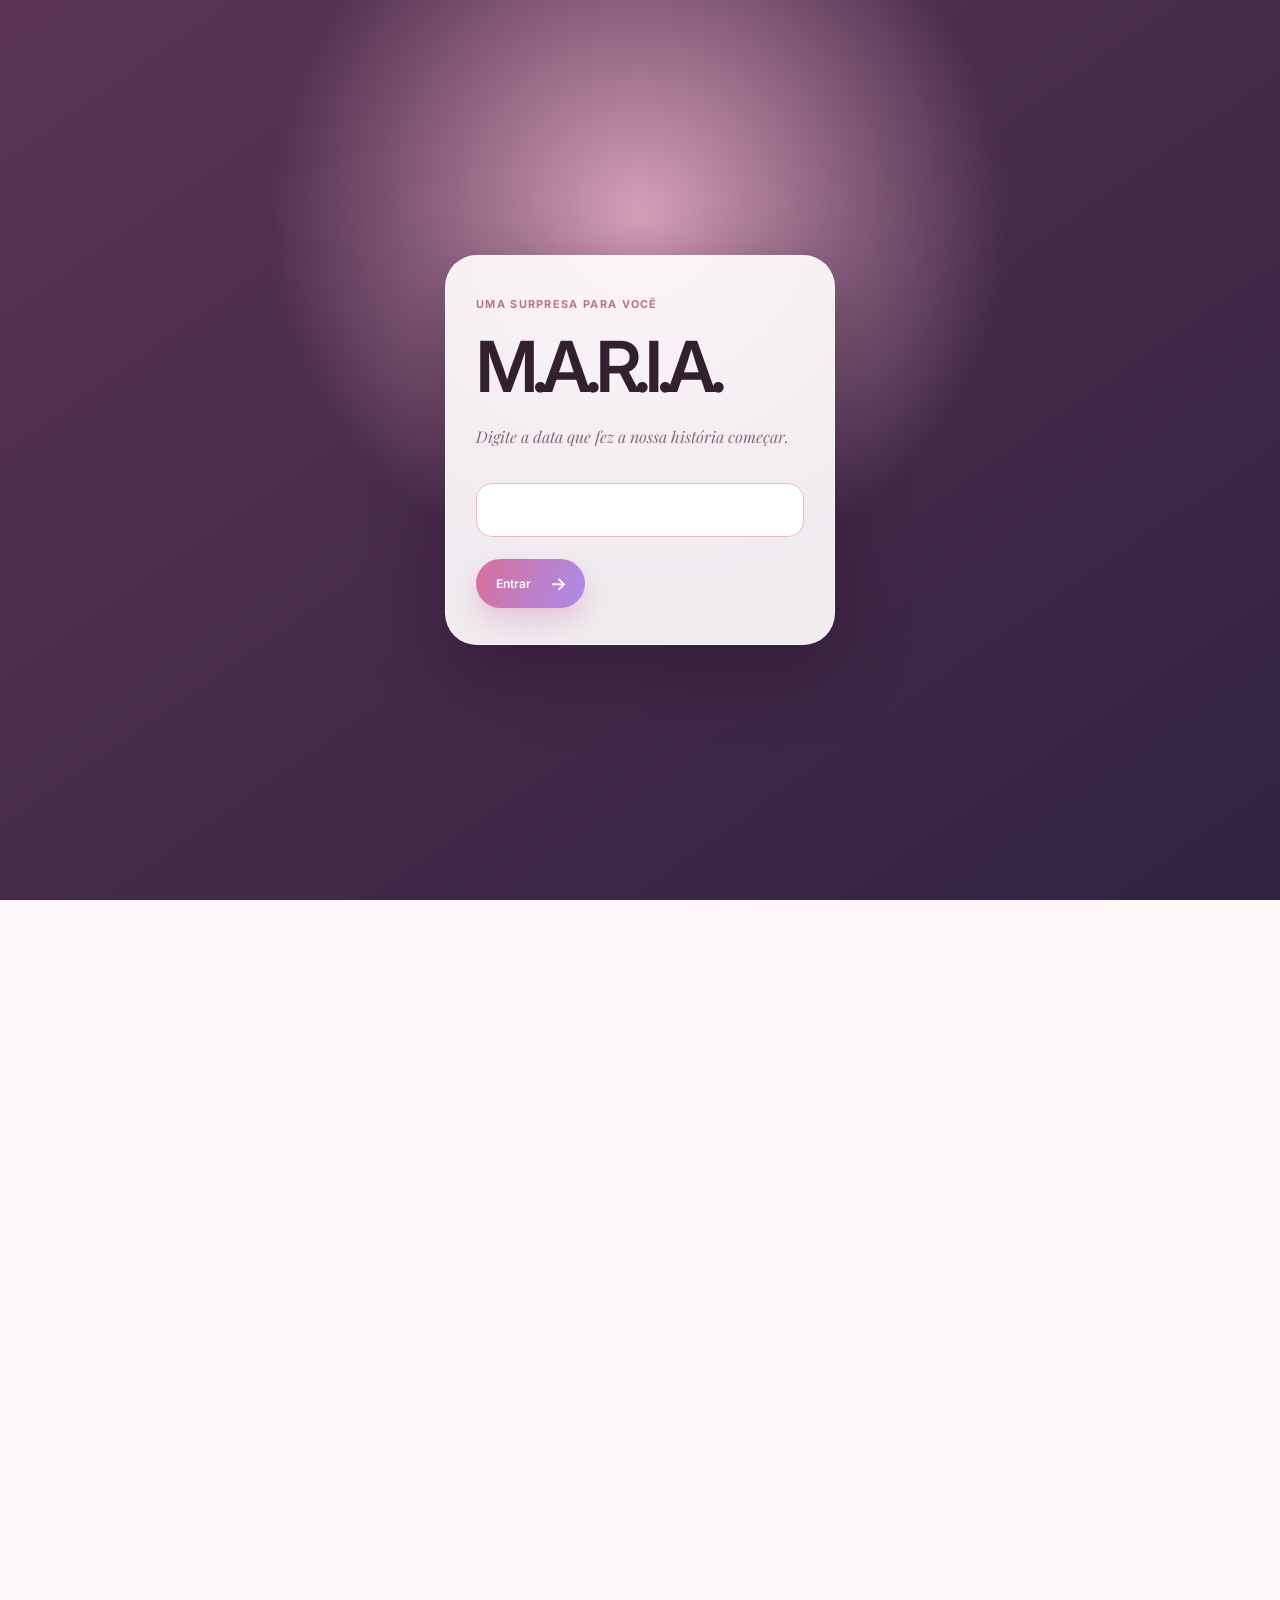
<file: index.html>
<!doctype html>
<html lang="pt-BR">
  <head>
    <meta charset="UTF-8" />
    <meta name="viewport" content="width=device-width, initial-scale=1.0" />
    <meta name="theme-color" content="#ffffff" />
    <title>M.A.R.I.A.</title>
    <link rel="preconnect" href="https://fonts.googleapis.com" />
    <link rel="preconnect" href="https://fonts.gstatic.com" crossorigin />
    <link href="https://fonts.googleapis.com/css2?family=Inter:wght@400;500;600;700&family=Playfair+Display:ital,wght@0,500;0,600;1,500&display=swap" rel="stylesheet" />
    <link rel="stylesheet" href="css/style.css" />
    <link rel="stylesheet" href="css/components.css" />
    <link rel="stylesheet" href="css/animations.css?v=transparent-28" />
  </head>
  <body>
    <div class="petals" aria-hidden="true"><i></i><i></i><i></i><i></i><i></i><i></i></div>

    <section class="boot-screen" id="boot-screen" aria-label="Carregando M.A.R.I.A.">
      <div class="boot-content">
        <span class="eyebrow">feito com carinho, para você</span>
        <h1>M.A.R.I.A.</h1>
        <p>Porque desde que você chegou, tudo ficou mais bonito.</p>
        <div class="boot-loader"><span></span></div>
      </div>
    </section>

    <main class="app is-hidden" id="app" inert>
      <header class="topbar">
        <a class="brand" href="#home" aria-label="Início M.A.R.I.A.">M.A.R.I.A.</a>
        <div class="progress-wrap">
          <div class="progress-copy"><span>Nossa história</span><span id="progress-label">1 de 7</span></div>
          <div class="progress-track" aria-label="Progresso"><span id="progress-bar"></span></div>
        </div>
      </header>

      <section id="home" class="view active-view" aria-labelledby="welcome-title">
        <div class="hero">
          <span class="eyebrow">celebrando 4 meses de nós</span>
          <h2 id="welcome-title">Meu lugar favorito<br /><em>é perto de você.</em></h2>
          <p>Entre risadas, calls, jogos e conversas sem hora para acabar, você foi virando uma das partes mais bonitas dos meus dias.</p>
          <div class="hero-note" aria-label="Uma história feita de sete lembranças"><span>uma história feita de</span><strong>07 lembranças</strong><i aria-hidden="true">♥</i></div>
          <button class="soft-button" id="continue-button" type="button">Começar por nós <span>→</span></button>
          <div class="hero-collage" aria-label="Ilustração de vocês dois apaixonados"><img src="assets/illustrations/couple-bouquet-sticker-personal.png" alt="Ilustração de vocês dois: você entrega flores para ela" /></div>
        </div>
        <section class="story-invitation" aria-label="Como essa história funciona"><span class="eyebrow">4 meses, uma lembrança de cada vez</span><p>Eu organizei tudo na ordem em que nós fomos acontecendo. Sem pressa, sem pular cena.</p><span aria-hidden="true">↓</span></section>
        <section class="love-section" aria-labelledby="love-title" hidden>
          <div class="love-heading"><span class="eyebrow">tem coisa que eu precisava te dizer</span><h3 id="love-title">Você deixa tudo<br /><em>mais leve.</em></h3></div>
          <div class="love-notes">
            <article><span>01</span><p>Eu amo como uma conversa aleatória com você sempre vira a melhor parte do dia.</p></article>
            <article><span>02</span><p>Eu amo a sua risada, as suas reações e esse seu jeito de deixar qualquer coisa mais divertida.</p></article>
            <article><span>03</span><p>Eu amo que, mesmo de longe, você consegue fazer eu me sentir perto.</p></article>
            <article><span>04</span><p>E amo que, em cada dia, eu continuo encontrando novos motivos para escolher você.</p></article>
          </div>
          <div class="love-promise"><span>uma promessa simples</span><p>Quero continuar ficando: nas calls, nos silêncios, nas zoeiras e em tudo de bonito que ainda pode ser nosso.</p></div>
        </section>
        <section class="moment-selector" aria-labelledby="moment-title" hidden>
          <div><span class="eyebrow">escolhe um momento</span><h3 id="moment-title">O que você precisa<br /><em>agora?</em></h3></div>
          <div class="moment-options">
            <button type="button" data-moment="care">Um carinho</button>
            <button type="button" data-moment="smile">Um sorriso</button>
            <button type="button" data-moment="remember">Lembrar de nós</button>
          </div>
          <p class="moment-answer" id="moment-answer" aria-live="polite">Escolhe uma das opções. Eu deixei uma coisinha em cada uma.</p>
        </section>
        <section class="real-timeline" aria-labelledby="timeline-title" hidden>
          <div class="section-heading"><span id="timeline-title">Como você entrou nos meus dias</span><small>sem seguir roteiro</small></div>
          <ol>
            <li><span>01.05 · 03:32</span><p>Uma partida aleatória de Valorant que parecia só mais uma madrugada.</p></li>
            <li><span>depois disso</span><p>Um convite para jogar, outro depois, e as conversas que foram ficando.</p></li>
            <li><span>em alguma call</span><p>O “mô”, as noites juntos e a sensação de que isso já era mais que um jogo.</p></li>
            <li><span>agora</span><p>Você em pensamentos no meio do trabalho e vontade de chegar logo a hora de ficar perto.</p></li>
          </ol>
        </section>
        <section class="reasons-section" aria-labelledby="reasons-title" hidden>
          <div class="section-heading"><span id="reasons-title">Pequenos motivos para amar você</span><small>toque em cada um</small></div>
          <div class="reasons-wall">
            <button type="button" class="reason-note" data-reason="Sua risada faz qualquer momento ficar melhor.">sua risada</button>
            <button type="button" class="reason-note" data-reason="Seu jeito de falar de mil assuntos deixa tudo mais divertido.">suas conversas</button>
            <button type="button" class="reason-note" data-reason="Você tem um jeito bonito de ser intensa e verdadeira.">sua intensidade</button>
            <button type="button" class="reason-note" data-reason="Você é você, e isso já é mais do que suficiente.">sua autenticidade</button>
            <button type="button" class="reason-note" data-reason="Mesmo de longe, você consegue fazer eu me sentir acompanhado.">sua presença</button>
            <button type="button" class="reason-note" data-reason="Cada reação sua vira uma lembrança que eu quero guardar.">seu jeitinho</button>
          </div>
          <p class="reason-reveal" id="reason-reveal" aria-live="polite">Começa por qualquer um.</p>
        </section>
        <section class="manual-section" aria-labelledby="manual-title" hidden>
          <div class="manual-cover"><span class="eyebrow">edição única</span><h3 id="manual-title">Manual de como<br /><em>amar a Maria.</em></h3><small>não existem regras exatas, mas existem pistas.</small></div>
          <div class="manual-pages">
            <article><span>01</span><h4>Escute tudo.</h4><p>Até os assuntos mais aleatórios ficam bons quando vêm de você.</p></article>
            <article><span>02</span><h4>Fique por perto.</h4><p>Em dias leves ou pesados, companhia também é uma forma de carinho.</p></article>
            <article><span>03</span><h4>Não esqueça o kit.</h4><p>Ursinhos, gatos, cachorros, Senhor dos Anéis e um doce depois.</p></article>
            <article><span>04</span><h4>Ria junto.</h4><p>Porque uma call, um jogo e a sua risada já podem salvar um dia inteiro.</p></article>
          </div>
        </section>
        <section class="future-section" aria-labelledby="future-title" hidden>
          <span class="eyebrow">ainda tem muito para nós</span><h3 id="future-title">Coisas que eu quero<br /><em>viver com você.</em></h3>
          <ul>
            <li><span>✦</span>Mais noites em call sem perceber a hora passar.</li>
            <li><span>✦</span>Mais jogos, zoeiras e histórias que só fazem sentido para nós.</li>
            <li><span>✦</span>Mais conversas sinceras e espaço para conhecer você todos os dias.</li>
            <li><span>✦</span>Mais motivos para escolher ficar perto.</li>
          </ul>
        </section>
        <section class="letters-section" aria-labelledby="letters-title" hidden>
          <div class="section-heading"><span id="letters-title">Cartinhas para você</span><small>toque para abrir</small></div>
          <div class="sealed-letters animated-letters">
            <article><button type="button" class="sealed-letter" data-letter="Você é muito maior do que qualquer dúvida que aparecer. Seu jeito é raro, bonito e merece ser amado exatamente como é."><span class="letter-flap">♡</span><span class="letter-label">Quando você duvidar de si</span><i aria-hidden="true">para maria</i></button></article>
            <article><button type="button" class="sealed-letter" data-letter="Mesmo quando não estamos no mesmo lugar, tem um pedaço meu contando as horas para te encontrar de novo em alguma call."><span class="letter-flap">✦</span><span class="letter-label">Quando der saudade</span><i aria-hidden="true">com carinho</i></button></article>
            <article><button type="button" class="sealed-letter" data-letter="Tudo começou por acaso às 03:32. E eu ainda acho bonito demais pensar que você foi a pessoa que caiu naquela mesma partida."><span class="letter-flap">01.05</span><span class="letter-label">Quando quiser lembrar de nós</span><i aria-hidden="true">nossa história</i></button></article>
          </div>
          <p class="letter-reveal" id="letter-reveal" aria-live="polite">Escolha uma carta para abrir.</p>
        </section>
        <section class="love-garden" aria-labelledby="garden-title" hidden>
          <div class="garden-copy"><span class="eyebrow">um jardim só nosso</span><h3 id="garden-title">Cultive um<br /><em>carinho.</em></h3><p>Escolhe uma flor. Em cada uma eu escondi uma coisa que queria te dizer.</p></div>
          <div class="garden-bed" role="group" aria-label="Flores com mensagens">
            <button type="button" class="garden-flower flower-pink" data-garden="Você deixa os meus dias mais coloridos sem nem perceber."><span>✿</span><small>leveza</small></button>
            <button type="button" class="garden-flower flower-yellow" data-garden="O seu jeitinho é uma das coisas mais lindas que eu já tive a sorte de conhecer."><span>✿</span><small>jeitinho</small></button>
            <button type="button" class="garden-flower flower-lilac" data-garden="Eu gosto de nós até nas pequenas coisas: nas piadas, nas calls e nos silêncios."><span>✿</span><small>nós</small></button>
            <button type="button" class="garden-flower flower-red" data-garden="Se eu pudesse escolher uma flor para guardar, ela teria o seu nome."><span>♥</span><small>maria</small></button>
          </div>
          <p class="garden-reveal" id="garden-reveal" aria-live="polite">Uma flor está esperando você.</p>
        </section>
        <section class="heart-game" aria-labelledby="heart-game-title" hidden>
          <div class="heart-game-intro"><span class="eyebrow">missão: pegar carinho</span><h3 id="heart-game-title">Colecione<br /><em>nossos corações.</em></h3><p>Clique nos corações antes que eles sumam. Dez deles guardam uma surpresa.</p><button class="game-start" id="heart-game-start" type="button">Começar o jogo <span>♡</span></button></div>
          <div class="heart-playground" id="heart-playground" aria-label="Área do jogo" aria-live="polite">
            <span class="game-placeholder">pronta para brincar?</span>
            <span class="heart-score" id="heart-score">0 / 10</span>
          </div>
          <p class="heart-game-message" id="heart-game-message" aria-live="polite">Cada coração é só uma desculpa para te mandar mais carinho.</p>
        </section>
        <section class="midnight-sky" aria-labelledby="sky-title" hidden>
          <div class="sky-copy"><span class="eyebrow">para as nossas madrugadas</span><h3 id="sky-title">Um céu inteiro<br /><em>para você.</em></h3><p>Tem estrela que parece só um ponto de luz. Até você tocar nela.</p></div>
          <div class="constellation" role="group" aria-label="Estrelas com mensagens">
            <button type="button" class="sky-star star-one" data-star="Eu ainda acho muito bonito que tudo tenha começado em uma madrugada qualquer."><span>✦</span><i aria-hidden="true"></i></button>
            <button type="button" class="sky-star star-two" data-star="Se eu pudesse escolher uma companhia para todas as minhas noites, seria você."><span>✦</span><i aria-hidden="true"></i></button>
            <button type="button" class="sky-star star-three" data-star="Mesmo longe, você sempre encontra um jeito de ficar perto de mim."><span>✦</span><i aria-hidden="true"></i></button>
            <button type="button" class="sky-star star-four" data-star="Eu gosto de pensar que existem histórias que começam devagar e acabam virando casa."><span>✦</span><i aria-hidden="true"></i></button>
            <button type="button" class="sky-star star-five" data-star="Em todas as versões do meu futuro, eu espero encontrar você sorrindo nele."><span>✦</span><i aria-hidden="true"></i></button>
            <button type="button" class="sky-star star-six" data-star="Você é uma das razões pelas quais eu voltei a acreditar em coisas bonitas acontecendo por acaso."><span>✦</span><i aria-hidden="true"></i></button>
          </div>
          <p class="sky-reveal" id="sky-reveal" aria-live="polite">Escolhe uma estrela e faz um pedido.</p>
        </section>
        <section class="chapter-list" aria-label="Capítulos" hidden>
          <div class="section-heading"><span>Nossas lembranças</span><small>sete pedacinhos de nós</small></div>
          <div id="chapters" class="chapters"></div>
        </section>

        <section class="quality-section" aria-label="Mini-game das qualidades" hidden>
          <div id="quality-game"></div>
        </section>
      </section>

      <section id="chapter-view" class="view" aria-live="polite"></section>
    </main>

    <section class="access-screen" id="access-screen" aria-labelledby="access-title">
      <form class="access-card" id="access-form">
        <span class="eyebrow">uma surpresa para você</span>
        <h2 id="access-title">M.A.R.I.A.</h2>
        <p>Digite a data que fez a nossa história começar.</p>
        <label class="sr-only" for="access-code">Senha de acesso</label>
        <input id="access-code" name="access-code" type="password" inputmode="numeric" pattern="[0-9]*" autocomplete="off" maxlength="4" placeholder="••••" required />
        <button class="soft-button" type="submit">Entrar <span>→</span></button>
        <p class="access-error" id="access-error" role="alert" hidden>Essa não é a data certa. Tenta mais uma vez.</p>
      </form>
    </section>

    <div class="modal-backdrop" id="modal-backdrop" aria-hidden="true">
      <div class="modal" role="dialog" aria-modal="true" aria-labelledby="modal-title" tabindex="-1">
        <button class="close-button" id="modal-close" type="button" aria-label="Fechar">×</button>
        <div id="modal-content"></div>
      </div>
    </div>
    <div id="toast" class="toast" role="status" aria-live="polite"></div>
    <script type="module" src="js/app.js?v=transparent-28"></script>
  </body>
</html>
</file>
<file: css/style.css>
:root { --pink:#f6b7c8; --blush:#fdecf2; --ink:#1d1d1f; --muted:#86868b; --line:rgba(29,29,31,.09); --gold:#e9c46a; --white:#fff; --serif:"Playfair Display", Georgia, serif; --sans:Inter,-apple-system,BlinkMacSystemFont,"SF Pro Display",sans-serif; }
* { box-sizing:border-box; } html { scroll-behavior:smooth; } body { margin:0; color:var(--ink); background:linear-gradient(145deg,#fff 0%,#fff8fa 49%,#fff 100%); font-family:var(--sans); min-height:100vh; } body.modal-open { overflow:hidden; } button { font:inherit; } button,a { -webkit-tap-highlight-color:transparent; } .is-hidden { opacity:0; pointer-events:none; } .sr-only { height:1px; margin:-1px; overflow:hidden; padding:0; position:absolute; width:1px; clip:rect(0,0,0,0); white-space:nowrap; }
.boot-screen { background:#fff; display:grid; inset:0; place-items:center; position:fixed; z-index:10; } .boot-content { padding:32px; text-align:center; width:min(430px,100%); } .boot-content h1 { font-size:clamp(3rem,12vw,5.5rem); font-weight:600; letter-spacing:-.09em; margin:12px 0 18px; } .boot-content p { color:var(--muted); font-family:var(--serif); font-size:1.05rem; font-style:italic; } .boot-loader { background:var(--blush); border-radius:99px; height:4px; margin:48px auto 0; overflow:hidden; width:132px; } .boot-loader span { animation:load 2.7s cubic-bezier(.4,0,.2,1) forwards; background:var(--pink); display:block; height:100%; transform-origin:left; }
.app { margin:0 auto; max-width:760px; min-height:100vh; padding:0 24px 90px; transition:opacity .6s ease; } .topbar { align-items:center; backdrop-filter:blur(18px); background:rgba(255,255,255,.72); display:flex; gap:25px; left:0; padding:20px max(24px,calc((100vw - 712px)/2)); position:sticky; right:0; top:0; z-index:3; } .brand { color:var(--ink); font-size:.85rem; font-weight:700; letter-spacing:-.06em; text-decoration:none; } .progress-wrap { flex:1; } .progress-copy { color:var(--muted); display:flex; font-size:.66rem; font-weight:600; justify-content:space-between; letter-spacing:.01em; margin-bottom:7px; } .progress-track { background:#f5f5f7; border-radius:99px; height:4px; overflow:hidden; } .progress-track span { background:linear-gradient(90deg,var(--pink),#eaa3ba); border-radius:inherit; display:block; height:100%; transition:width .65s cubic-bezier(.2,.8,.2,1); width:14%; }
.access-screen { align-items:center; background:rgba(255,255,255,.92); backdrop-filter:blur(14px); display:flex; inset:0; justify-content:center; padding:24px; position:fixed; transition:opacity .35s ease,visibility .35s ease; z-index:11; } .access-screen.is-hidden { visibility:hidden; } .access-card { background:rgba(255,255,255,.88); border:1px solid rgba(246,183,200,.5); border-radius:28px; box-shadow:0 20px 60px rgba(187,123,142,.14); max-width:390px; padding:36px 30px; width:100%; } .access-card h2 { font-size:clamp(2.6rem,12vw,4.2rem); font-weight:600; letter-spacing:-.09em; margin:12px 0 16px; } .access-card p { color:var(--muted); font-family:var(--serif); font-size:1rem; font-style:italic; line-height:1.55; } .access-card input { background:#fff; border:1px solid #efd8df; border-radius:14px; font:600 1.2rem var(--sans); letter-spacing:.4em; margin:18px 0 4px; outline:none; padding:14px 16px; text-align:center; width:100%; } .access-card input:focus { border-color:#d98ba5; box-shadow:0 0 0 4px rgba(246,183,200,.3); } .access-card .soft-button { margin-top:18px; } .access-error { color:#ad4e6d!important; font-family:var(--sans)!important; font-size:.78rem!important; font-style:normal!important; margin:14px 0 0!important; }
.view { display:none; } .view.active-view { animation:view-in .5s ease both; display:block; } .hero { padding:76px 5px 66px; } .eyebrow { color:#bd8193; font-size:.68rem; font-weight:700; letter-spacing:.12em; text-transform:uppercase; } .hero h2 { font-size:clamp(3.25rem,12vw,5.4rem); font-weight:600; letter-spacing:-.075em; line-height:.93; margin:15px 0 25px; } em { color:#c77f97; font-family:var(--serif); font-weight:500; } .hero p { color:var(--muted); font-size:.95rem; line-height:1.65; max-width:260px; } .soft-button { align-items:center; background:var(--ink); border:0; border-radius:99px; color:#fff; cursor:pointer; display:flex; font-size:.82rem; font-weight:600; gap:19px; margin-top:30px; padding:14px 18px 14px 20px; transition:transform .25s,box-shadow .25s; } .soft-button span { font-size:1.12rem; } .soft-button:active { transform:scale(.96); }
.section-heading { align-items:center; display:flex; font-size:.78rem; font-weight:700; justify-content:space-between; letter-spacing:.01em; margin-bottom:15px; } .section-heading small { color:var(--muted); font-size:.65rem; font-weight:500; } .chapters { display:grid; gap:10px; }
.chapter-page { padding-top:42px; } .back-button { background:none; border:0; color:var(--muted); cursor:pointer; font-size:.78rem; margin:0 0 35px -5px; padding:5px; } .chapter-number { color:#c98b9e; font-size:.75rem; font-weight:700; letter-spacing:.1em; } .chapter-title { font-size:clamp(2.5rem,10vw,4.4rem); letter-spacing:-.07em; line-height:.95; margin:12px 0 16px; } .chapter-intro { color:var(--muted); font-size:.96rem; line-height:1.7; max-width:490px; } .content-area { margin-top:43px; } .complete-row { display:flex; justify-content:center; margin:45px 0 15px; }
.memory-card { background:rgba(255,255,255,.69); border:1px solid rgba(255,255,255,.8); border-radius:24px; box-shadow:0 10px 35px rgba(187,123,142,.07); margin-bottom:13px; overflow:hidden; padding:23px; } .memory-card h4 { font-size:1rem; letter-spacing:-.035em; margin:0 0 9px; } .memory-card p { color:var(--muted); font-size:.84rem; line-height:1.65; margin:0; } .memory-date { color:#c7879b; display:block; font-size:.65rem; font-weight:700; letter-spacing:.08em; margin-bottom:12px; text-transform:uppercase; } .quote { border-left:2px solid var(--pink); color:#5d4a50!important; font-family:var(--serif); font-size:1.15rem!important; font-style:italic; padding-left:17px; }
.timeline { border-left:1px solid #efd8df; margin:10px 0 0 8px; padding-left:25px; } .timeline .memory-card { position:relative; } .timeline .memory-card::before { background:var(--pink); border:4px solid #fff; border-radius:50%; content:""; height:8px; left:-31px; position:absolute; top:27px; width:8px; }
.gallery { display:grid; gap:15px; grid-template-columns:repeat(2,1fr); } .polaroid { background:#fff; border:0; box-shadow:0 8px 24px rgba(32,21,24,.1); color:var(--ink); cursor:pointer; padding:9px 9px 14px; text-align:left; transform:rotate(var(--tilt)); transition:transform .3s,box-shadow .3s; } .polaroid:hover { box-shadow:0 15px 30px rgba(32,21,24,.16); transform:rotate(0) translateY(-4px); } .photo-art { align-items:center; background:var(--tone); display:flex; height:135px; justify-content:center; overflow:hidden; } .photo-art span { color:rgba(255,255,255,.7); font-family:var(--serif); font-size:2.5rem; font-style:italic; } .polaroid small { display:block; font-family:var(--serif); font-style:italic; margin:10px 3px 0; }
.letter { background:linear-gradient(145deg,#fff,#fff8f9); border-radius:28px; box-shadow:0 20px 50px rgba(199,127,151,.1); color:#57474c; font-family:var(--serif); font-size:1.08rem; line-height:2; margin-top:25px; padding:32px; } .letter p { margin:0 0 20px; } .final-line { color:#bd7189; font-style:italic; }
@media (min-width:640px) { .app { padding-left:45px; padding-right:45px; } .gallery { grid-template-columns:repeat(3,1fr); } .photo-art { height:150px; } }
</file>
<file: css/components.css>
.chapter-card { align-items:center; background:rgba(255,255,255,.58); border:1px solid var(--line); border-radius:20px; cursor:pointer; display:flex; gap:16px; min-height:82px; padding:13px 16px; text-align:left; transition:background .25s,transform .25s,box-shadow .25s; width:100%; } .chapter-card:not(.locked):hover { background:#fff; box-shadow:0 12px 25px rgba(206,141,161,.1); transform:translateY(-2px); } .chapter-card.active { background:rgba(255,255,255,.92); border-color:rgba(201,139,158,.42); box-shadow:0 10px 24px rgba(206,141,161,.16); } .chapter-card.active .card-state { background:#f9e5ec; color:#a95c74; } .chapter-card.locked { cursor:not-allowed; opacity:.57; } .chapter-card:focus-visible,.soft-button:focus-visible,.complete-button:focus-visible,.music-play-button:focus-visible,.close-button:focus-visible,.back-button:focus-visible { outline:3px solid rgba(201,139,158,.65); outline-offset:3px; } .card-no { color:#c98b9e; font-size:.68rem; font-weight:700; letter-spacing:.06em; width:22px; } .card-body { flex:1; } .card-body strong { display:block; font-size:.88rem; letter-spacing:-.025em; margin-bottom:4px; } .card-body small { color:var(--muted); font-size:.68rem; } .card-state { align-items:center; background:var(--blush); border-radius:50%; color:#bd7890; display:flex; font-size:.85rem; height:30px; justify-content:center; width:30px; } .chapter-card.done .card-state { background:#f9e5ec; } .chapter-card.done { background:rgba(253,236,242,.4); }
.media-section { margin-bottom:34px; } .memory-gallery { display:grid; gap:10px; grid-template-columns:1fr 1fr; } .memory-photo { background:#fff; border:0; border-radius:18px; cursor:pointer; min-height:185px; overflow:hidden; padding:0; } .memory-photo img { display:block; height:100%; object-fit:cover; transition:transform .45s ease; width:100%; } .memory-photo:hover img { transform:scale(1.04); } .photo-large { grid-row:span 2; min-height:380px; } .photo-wide { grid-column:span 2; min-height:215px; } .media-heading { margin-top:30px; } .video-gallery { display:grid; gap:10px; grid-template-columns:1fr 1fr; } .memory-video { background:#151218; border-radius:18px; min-height:180px; overflow:hidden; } .memory-video video { display:block; height:100%; object-fit:cover; width:100%; }
.complete-button { background:var(--blush); border:1px solid #f7d8e2; border-radius:99px; color:#9d6176; cursor:pointer; font-size:.78rem; font-weight:700; padding:14px 21px; transition:all .25s; } .complete-button:hover { background:var(--pink); color:#fff; } .complete-button:active { transform:scale(.96); } .complete-button.completed { cursor:default; opacity:.75; }
.audio-player { align-items:center; background:#fff8fa; border-radius:18px; display:flex; gap:12px; margin-top:13px; padding:13px; } .play-button { background:#eaa3ba; border:0; border-radius:50%; color:#fff; cursor:pointer; height:34px; width:34px; } .audio-info { flex:1; } .audio-info strong { display:block; font-size:.72rem; margin-bottom:6px; } .mini-progress { background:#f2d6de; border-radius:99px; height:3px; overflow:hidden; } .mini-progress span { animation:audio-progress 12s linear infinite paused; background:#d98ba5; display:block; height:100%; width:100%; } .audio-player.playing .mini-progress span { animation-play-state:running; } .audio-time { color:var(--muted); font-size:.62rem; } .song-card p { color:#a66c7d; font-family:var(--serif); font-size:.98rem; line-height:1.8; white-space:pre-line; }
.music-list { display:grid; gap:11px; } .music-player { background:rgba(255,255,255,.72); border:1px solid rgba(232,190,204,.42); border-radius:19px; padding:14px; } .music-top { align-items:center; display:flex; gap:11px; } .music-play-button { background:#eaa3ba; border:0; border-radius:50%; color:#fff; cursor:pointer; font-size:.72rem; height:34px; width:34px; } .music-top div { flex:1; } .music-top strong { display:block; font-size:.8rem; letter-spacing:-.025em; } .music-top small,.music-time { color:var(--muted); font-size:.65rem; } .music-top small { display:block; margin-top:3px; } .music-progress { background:#f2dce3; border-radius:99px; height:3px; margin:13px 0 9px; overflow:hidden; } .music-progress span { background:#dd91a9; border-radius:inherit; display:block; height:100%; transition:width .12s linear; width:0; } .music-caption { color:#9f6576; font-family:var(--serif); font-size:.85rem; font-style:italic; line-height:1.45; margin:0; min-height:1.45em; } .caption-in { animation:caption-in .3s ease both; }
.modal-backdrop { align-items:center; backdrop-filter:blur(12px); background:rgba(41,28,33,.24); display:flex; inset:0; justify-content:center; opacity:0; padding:23px; pointer-events:none; position:fixed; transition:opacity .3s; z-index:20; } .modal-backdrop.open { opacity:1; pointer-events:auto; } .modal { background:#fff; border-radius:28px; max-width:480px; padding:38px 26px 28px; position:relative; transform:scale(.94); transition:transform .3s; width:100%; } .modal-backdrop.open .modal { transform:scale(1); } .close-button { background:#f5f5f7; border:0; border-radius:50%; color:#777; cursor:pointer; font-size:1.35rem; height:29px; line-height:1; position:absolute; right:14px; top:14px; width:29px; } .modal h3 { font-size:1.5rem; letter-spacing:-.05em; margin:0 0 12px; } .modal p { color:var(--muted); font-size:.88rem; line-height:1.6; } .modal-visual { align-items:center; background:var(--modal-tone); border-radius:16px; display:flex; height:260px; justify-content:center; margin-bottom:21px; } .modal-visual span { color:#fff; font-family:var(--serif); font-size:4rem; font-style:italic; opacity:.7; }
.modal-image { border-radius:16px; display:block; margin-bottom:21px; max-height:58vh; object-fit:contain; width:100%; }
.toast { background:rgba(29,29,31,.92); border-radius:15px; bottom:28px; box-shadow:0 8px 24px rgba(0,0,0,.16); color:#fff; font-size:.78rem; left:50%; opacity:0; padding:13px 17px; pointer-events:none; position:fixed; transform:translate(-50%,18px); transition:.35s ease; z-index:30; } .toast.show { opacity:1; transform:translate(-50%,0); }
.quality-section { margin-top:34px; } .quality-game-card { background:linear-gradient(145deg,#fff,#fff7fb); border:1px solid rgba(232,190,204,.42); border-radius:24px; box-shadow:0 16px 40px rgba(187,123,142,.09); padding:22px; } .quality-game-header h3 { font-size:1.1rem; letter-spacing:-.03em; margin:10px 0 8px; } .quality-game-header p { color:var(--muted); font-size:.84rem; line-height:1.6; margin:0; } .quality-options { display:grid; gap:10px; grid-template-columns:repeat(2,minmax(0,1fr)); margin-top:16px; } .quality-option { align-items:flex-start; background:#fff; border:1px solid #efd8df; border-radius:18px; color:var(--ink); cursor:pointer; display:flex; flex-direction:column; gap:8px; padding:14px; text-align:left; transition:transform .2s,box-shadow .2s,border-color .2s; } .quality-option:hover { transform:translateY(-2px); box-shadow:0 10px 24px rgba(187,123,142,.1); } .quality-option.selected { border-color:#d98ba5; box-shadow:0 10px 24px rgba(187,123,142,.12); } .quality-option span { font-size:1.1rem; } .quality-option strong { font-size:.9rem; } .quality-option small { color:var(--muted); font-size:.72rem; line-height:1.45; } .quality-progress { background:#f7e1e8; border-radius:999px; height:5px; margin-top:16px; overflow:hidden; } .quality-progress span { background:linear-gradient(90deg,#f6b7c8,#eaa3ba); display:block; height:100%; transition:width .25s ease; } .quality-result-panel { align-items:center; background:rgba(255,255,255,.74); border:1px solid rgba(232,190,204,.42); border-radius:18px; display:flex; gap:12px; margin-top:16px; padding:16px; } .quality-result-panel p { color:#8a596d; font-size:.86rem; line-height:1.7; margin:0; } .quality-badge { align-items:center; background:linear-gradient(135deg,#fce7ef,#ffd9e6); border-radius:50%; display:flex; font-size:1.3rem; height:46px; justify-content:center; min-width:46px; } .quality-replay { justify-content:center; margin-top:16px; width:100%; } .final-card .quality-game-header p { margin-top:6px; }
</file>
<file: css/animations.css>
@keyframes load { from { transform:scaleX(0); } to { transform:scaleX(1); } } @keyframes view-in { from { filter:blur(5px); opacity:0; transform:translateY(10px); } to { filter:blur(0); opacity:1; transform:none; } } @keyframes audio-progress { from { transform:translateX(-100%); } to { transform:translateX(0); } } @keyframes drift { to { transform:translate(var(--x),105vh) rotate(260deg); } }
@keyframes caption-in { from { opacity:0; transform:translateY(3px); } to { opacity:1; transform:none; } }
.petals { inset:0; overflow:hidden; pointer-events:none; position:fixed; z-index:-1; } .petals i { animation:drift var(--d) linear infinite; background:rgba(246,183,200,.23); border-radius:100% 0 100% 0; height:13px; left:var(--l); position:absolute; top:-24px; transform:rotate(20deg); width:9px; } .petals i:nth-child(1){--l:9%;--d:19s;--x:40px}.petals i:nth-child(2){--l:28%;--d:24s;--x:-20px;animation-delay:-8s}.petals i:nth-child(3){--l:48%;--d:17s;--x:44px;animation-delay:-14s}.petals i:nth-child(4){--l:67%;--d:22s;--x:-35px;animation-delay:-4s}.petals i:nth-child(5){--l:82%;--d:20s;--x:22px;animation-delay:-17s}.petals i:nth-child(6){--l:94%;--d:26s;--x:-40px;animation-delay:-10s}
@media (prefers-reduced-motion:reduce) { *,*::before,*::after { animation-duration:.01ms!important; scroll-behavior:auto!important; transition-duration:.01ms!important; } }

/* Direção visual: carta noturna */
body { background:#170e14; color:#fdf7f9; isolation:isolate; }
body::before { background:radial-gradient(circle at 8% 5%,rgba(208,105,143,.31),transparent 24rem),radial-gradient(circle at 90% 24%,rgba(152,77,114,.26),transparent 25rem),radial-gradient(circle at 48% 78%,rgba(232,173,112,.11),transparent 30rem),linear-gradient(155deg,#1a0d15 0%,#2a1422 46%,#110a10 100%); content:""; inset:0; position:fixed; z-index:-2; }
body::after { background-image:radial-gradient(rgba(255,255,255,.5) .55px,transparent .55px); background-size:19px 19px; content:""; inset:0; opacity:.14; pointer-events:none; position:fixed; z-index:-1; }
.app { position:relative; z-index:1; } .petals { z-index:0; opacity:.7; } .petals i { background:rgba(255,190,212,.42); }
.boot-screen { background:radial-gradient(circle at 50% 35%,#5a2743 0%,#1a0d15 55%,#0f090e 100%); } .boot-content h1 { color:#fff9fb; text-shadow:0 8px 40px rgba(255,185,213,.22); } .boot-content p { color:#efc9d8; } .boot-content .eyebrow { color:#f5b6cb; } .boot-loader { background:rgba(255,255,255,.13); } .boot-loader span { background:linear-gradient(90deg,#f6a9c4,#ffd08a); }
.topbar { background:rgba(28,13,22,.66); border-bottom:1px solid rgba(255,255,255,.09); box-shadow:0 10px 30px rgba(5,1,4,.16); } .brand { color:#fff9fb; } .progress-copy { color:#dfbcca; } .progress-track { background:rgba(255,255,255,.13); } .progress-track span { background:linear-gradient(90deg,#f2a2c1,#ffd18e); }
.access-screen { background:radial-gradient(circle at 50% 28%,rgba(164,74,113,.65),transparent 24rem),rgba(21,10,17,.95); } .access-card { background:linear-gradient(145deg,rgba(61,28,46,.9),rgba(30,14,25,.92)); border-color:rgba(255,211,226,.2); box-shadow:0 30px 80px rgba(0,0,0,.42),inset 0 1px rgba(255,255,255,.1); } .access-card h2 { color:#fff9fb; } .access-card p { color:#e9cbd6; } .access-card input { background:rgba(255,255,255,.09); border-color:rgba(255,225,235,.25); color:#fff; } .access-card input::placeholder { color:rgba(255,255,255,.35); } .access-card input:focus { border-color:#f6a9c4; box-shadow:0 0 0 4px rgba(246,183,200,.17); } .access-error { color:#ffc0d4!important; }
.hero { border-bottom:1px solid rgba(255,255,255,.1); min-height:calc(100vh - 72px); padding:clamp(88px,15vw,132px) 6px 64px; position:relative; } .hero::before { border:1px solid rgba(255,210,224,.18); border-radius:50%; content:""; height:min(76vw,460px); opacity:.8; position:absolute; right:-29vw; top:74px; width:min(76vw,460px); } .hero::after { background:linear-gradient(135deg,rgba(255,198,218,.18),transparent); border-radius:50%; content:""; filter:blur(18px); height:160px; position:absolute; right:4%; top:125px; width:160px; z-index:-1; } .eyebrow { color:#f2abc3; } .hero h2 { color:#fff8fb; max-width:530px; position:relative; text-shadow:0 8px 42px rgba(0,0,0,.2); } em { background:linear-gradient(110deg,#f5aec7,#ffd391); -webkit-background-clip:text; background-clip:text; color:transparent; } .hero p { color:#e6cdd6; max-width:290px; }
.hero-note { align-items:center; backdrop-filter:blur(14px); background:rgba(255,255,255,.07); border:1px solid rgba(255,255,255,.13); border-radius:16px; display:flex; gap:8px; margin-top:28px; padding:12px 14px; width:max-content; } .hero-note span { color:#d9bac7; font-size:.67rem; } .hero-note strong { color:#fff7fa; font-size:.7rem; letter-spacing:.07em; text-transform:uppercase; } .hero-note i { color:#ffd38e; font-style:normal; }
.soft-button { background:linear-gradient(115deg,#e38bab,#f1a9bf 55%,#f7c982); box-shadow:0 12px 30px rgba(222,119,157,.24); color:#2a1220; } .soft-button:hover { box-shadow:0 18px 36px rgba(222,119,157,.38); transform:translateY(-2px); }
.section-heading { color:#fff5f8; margin-top:31px; } .section-heading small { color:#d9b8c5; } .chapter-card { background:rgba(255,255,255,.065); border-color:rgba(255,255,255,.1); box-shadow:none; } .chapter-card:not(.locked):hover,.chapter-card.active { background:rgba(255,255,255,.13); border-color:rgba(255,205,222,.4); box-shadow:0 14px 28px rgba(0,0,0,.16); } .chapter-card.done { background:rgba(246,183,200,.12); } .card-body strong { color:#fff8fa; } .card-body small { color:#d9b9c5; } .card-no,.card-state { color:#f5acc5; } .card-state { background:rgba(246,183,200,.13); } .chapter-card.done .card-state,.chapter-card.active .card-state { background:rgba(255,209,143,.18); color:#ffd18f; }
.quality-game-card { background:linear-gradient(145deg,rgba(255,255,255,.11),rgba(255,255,255,.045)); border-color:rgba(255,255,255,.12); box-shadow:0 22px 48px rgba(0,0,0,.2); } .quality-game-header h3 { color:#fff8fa; } .quality-game-header p,.quality-option small { color:#dbc0c9; } .quality-option { background:rgba(255,255,255,.075); border-color:rgba(255,255,255,.1); color:#fff8fa; } .quality-option:hover,.quality-option.selected { background:rgba(255,255,255,.14); border-color:#efa7c1; box-shadow:0 10px 24px rgba(0,0,0,.18); } .quality-progress { background:rgba(255,255,255,.12); } .quality-progress span { background:linear-gradient(90deg,#f1a4c0,#ffd18d); } .quality-result-panel { background:rgba(255,255,255,.08); border-color:rgba(255,255,255,.12); } .quality-result-panel p { color:#fae6ed; } .quality-badge { background:linear-gradient(135deg,#f1a2bf,#ffd08a); }
.chapter-page { padding-top:60px; } .back-button { color:#efc8d6; } .chapter-number { color:#f0abc2; } .chapter-title { color:#fff8fb; } .chapter-intro { color:#e1c8d1; } .memory-card,.music-player { background:rgba(255,255,255,.08); border-color:rgba(255,255,255,.1); box-shadow:0 15px 35px rgba(0,0,0,.14); } .memory-card h4,.music-top strong { color:#fff8fa; } .memory-card p,.music-top small,.music-time { color:#dbc3cb; } .memory-date { color:#f1aec4; } .quote { color:#ffe3ed!important; border-color:#ffd18b; } .timeline { border-color:rgba(255,209,143,.35); } .timeline .memory-card::before { background:#ffd18b; border-color:#2a1422; } .letter { background:linear-gradient(145deg,rgba(255,251,252,.96),rgba(255,232,240,.9)); box-shadow:0 25px 60px rgba(0,0,0,.28); }
.modal { background:linear-gradient(145deg,#fffafd,#f9e5ed); box-shadow:0 30px 80px rgba(0,0,0,.4); } .complete-button { background:rgba(246,183,200,.15); border-color:rgba(255,209,143,.4); color:#ffe1ec; } .complete-button:hover { background:#f3a8c0; color:#28121e; }
@media (min-width:640px) { .hero { min-height:560px; padding-left:22px; } .hero::before { right:-8vw; } }

/* Nova direção: arquivo editorial de lembranças */
body { background:#e8e0d1; color:#182537; }
body::before { background:linear-gradient(90deg,rgba(35,54,73,.045) 1px,transparent 1px),linear-gradient(rgba(35,54,73,.035) 1px,transparent 1px),radial-gradient(circle at 5% 0%,rgba(202,103,79,.22),transparent 25rem),linear-gradient(135deg,#f5efe4 0%,#e4d8c8 100%); background-size:22px 22px,22px 22px,auto,auto; }
body::after { background-image:none; opacity:0; } .petals { display:none; }
.boot-screen { background:linear-gradient(135deg,#203247,#172536); } .boot-content { border:1px solid rgba(246,239,228,.26); max-width:490px; outline:1px solid rgba(246,239,228,.11); outline-offset:9px; } .boot-content h1 { color:#f6efe4; font-family:var(--serif); font-style:italic; font-weight:500; letter-spacing:-.075em; } .boot-content p { color:#d7c9b8; } .boot-content .eyebrow { color:#eab295; } .boot-loader { background:rgba(246,239,228,.16); } .boot-loader span { background:#e6a181; }
.topbar { background:rgba(245,239,228,.86); border-bottom:1px solid rgba(24,37,55,.16); box-shadow:none; } .brand { color:#182537; font-family:var(--serif); font-size:1.05rem; font-style:italic; letter-spacing:-.07em; } .progress-copy { color:#657080; } .progress-track { background:#d5c9ba; } .progress-track span { background:#c96c52; }
.access-screen { background:linear-gradient(135deg,rgba(28,43,61,.97),rgba(46,65,82,.96)); } .access-card { background:#f7f1e7; border:1px solid rgba(202,103,79,.65); border-radius:0; box-shadow:14px 14px 0 rgba(202,103,79,.3); position:relative; } .access-card::before { border:1px solid rgba(24,37,55,.22); content:""; inset:10px; pointer-events:none; position:absolute; } .access-card h2 { color:#1d3045; font-family:var(--serif); font-size:clamp(3rem,13vw,4.7rem); font-style:italic; letter-spacing:-.08em; } .access-card p { color:#596371; } .access-card input { background:#fffaf2; border-color:#c96c52; border-radius:0; color:#1d3045; } .access-card input:focus { border-color:#203247; box-shadow:0 0 0 4px rgba(32,50,71,.14); } .access-error { color:#a43d35!important; }
.app { max-width:900px; } .hero { border-bottom:2px solid #1d3045; display:grid; grid-template-columns:minmax(0,1fr); min-height:620px; padding:clamp(95px,14vw,142px) 0 65px; } .hero::before { background:#c96c52; border:0; border-radius:0; height:180px; opacity:1; right:0; top:68px; transform:rotate(8deg); width:10px; } .hero::after { background:#203247; border-radius:0; filter:none; height:10px; right:0; top:240px; width:128px; } .eyebrow { color:#a9503d; } .hero h2 { color:#1c2b3e; font-family:var(--serif); font-size:clamp(3.45rem,12vw,6rem); font-weight:500; letter-spacing:-.075em; line-height:.86; max-width:680px; text-shadow:none; } em { background:none; color:#c15e48; font-style:italic; } .hero p { color:#536172; font-size:1rem; max-width:330px; } .hero-note { backdrop-filter:none; background:transparent; border:0; border-left:2px solid #c96c52; border-radius:0; margin-top:30px; padding:4px 0 4px 13px; } .hero-note span { color:#697384; } .hero-note strong { color:#1c2b3e; } .hero-note i { color:#c96c52; }
.soft-button { background:#1d3045; border-radius:2px; box-shadow:6px 6px 0 #d18b72; color:#fff9f1; font-size:.75rem; letter-spacing:.04em; text-transform:uppercase; } .soft-button:hover { background:#c96c52; box-shadow:8px 8px 0 #1d3045; transform:translate(-2px,-2px); }
.section-heading { border-bottom:1px solid rgba(29,48,69,.3); color:#1d3045; margin-top:38px; padding-bottom:10px; text-transform:uppercase; } .section-heading small { color:#6e7681; }
.chapters { gap:0; grid-template-columns:1fr; } .chapter-card { background:transparent; border:0; border-bottom:1px solid rgba(29,48,69,.2); border-radius:0; min-height:96px; padding:16px 6px; position:relative; } .chapter-card::after { color:rgba(29,48,69,.2); content:"/"; font:2.8rem var(--serif); position:absolute; right:10px; top:17px; transition:color .2s; } .chapter-card:not(.locked):hover,.chapter-card.active { background:rgba(255,250,242,.65); border-color:#1d3045; box-shadow:inset 5px 0 #c96c52; transform:none; } .chapter-card:not(.locked):hover::after,.chapter-card.active::after { color:#c96c52; } .chapter-card.done { background:rgba(201,108,82,.07); } .card-no { color:#c15e48; font-family:var(--serif); font-size:1.25rem; font-style:italic; width:38px; } .card-body strong { color:#1c2b3e; font-family:var(--serif); font-size:1.1rem; } .card-body small { color:#6b7481; } .card-state { background:#d8cbbb; border-radius:0; color:#1d3045; font-size:.75rem; height:28px; margin-right:36px; width:28px; } .chapter-card.done .card-state,.chapter-card.active .card-state { background:#1d3045; color:#f9efe2; }
.quality-game-card { background:#f7f0e4; border:1px solid rgba(29,48,69,.22); border-radius:0; box-shadow:8px 8px 0 rgba(29,48,69,.12); } .quality-game-header h3 { color:#1d3045; font-family:var(--serif); font-size:1.35rem; } .quality-game-header p,.quality-option small { color:#647080; } .quality-option { background:#fffaf3; border-color:#d7c9b9; border-radius:0; color:#1d3045; } .quality-option:hover,.quality-option.selected { background:#f8dfd5; border-color:#c96c52; box-shadow:4px 4px 0 rgba(29,48,69,.2); } .quality-progress { background:#d8caba; border-radius:0; } .quality-progress span { background:#c96c52; } .quality-result-panel { background:#fffaf3; border-color:#d5c5b3; border-radius:0; } .quality-result-panel p { color:#314258; } .quality-badge { background:#e9b18d; border-radius:0; }
.chapter-page { padding-top:68px; } .back-button { color:#596879; } .chapter-number { color:#be5c48; } .chapter-title { color:#1d3045; font-family:var(--serif); font-weight:500; } .chapter-intro { color:#5e6b79; } .memory-card,.music-player { background:#fbf5eb; border-color:rgba(29,48,69,.15); border-radius:0; box-shadow:6px 7px 0 rgba(29,48,69,.09); } .memory-card h4,.music-top strong { color:#1c2b3e; font-family:var(--serif); } .memory-card p,.music-top small,.music-time { color:#5d6876; } .memory-date { color:#be5c48; } .quote { border-color:#c96c52; color:#364356!important; } .timeline { border-color:#c96c52; } .timeline .memory-card::before { background:#1d3045; border-color:#f3e8d8; } .letter { background:#fff9f0; border-radius:0; box-shadow:12px 12px 0 rgba(29,48,69,.15); color:#26374b; } .modal { border-radius:0; } .complete-button { background:#1d3045; border-color:#1d3045; border-radius:2px; color:#fff9f1; } .complete-button:hover { background:#c96c52; border-color:#c96c52; color:#fff; }
@media (min-width:640px) { .hero { grid-template-columns:1.1fr .9fr; } .hero h2,.hero p,.hero-note,.hero .soft-button { grid-column:1; } .hero::before { height:270px; right:4vw; top:112px; width:14px; } .hero::after { right:0; top:390px; width:245px; } }

/* Nova direção: carta viva */
body { background:#fff8fb; color:#342531; }
body::before { background:radial-gradient(circle at 9% 4%,rgba(253,190,211,.58),transparent 22rem),radial-gradient(circle at 92% 16%,rgba(208,198,255,.5),transparent 25rem),radial-gradient(circle at 54% 90%,rgba(255,220,174,.35),transparent 28rem),linear-gradient(145deg,#fffafd,#fff3f8 50%,#fbf8ff); background-size:auto; }
body::after { background-image:radial-gradient(rgba(181,112,145,.32) .55px,transparent .55px); background-size:23px 23px; opacity:.13; }
.petals { display:block; opacity:.75; z-index:0; } .petals i { background:rgba(237,133,171,.36); }
.boot-screen { background:radial-gradient(circle at 50% 22%,#ffd6e4,transparent 24rem),linear-gradient(145deg,#5a304c,#261a3a); } .boot-content { border:0; max-width:430px; outline:0; } .boot-content h1 { color:#fff9fc; font-family:var(--sans); font-style:normal; font-weight:600; letter-spacing:-.09em; } .boot-content p { color:#ffe8f1; } .boot-content .eyebrow { color:#ffd0df; } .boot-loader span { background:linear-gradient(90deg,#f5a8c3,#ffe09b); }
.topbar { background:rgba(255,250,253,.76); border-bottom:1px solid rgba(205,124,157,.14); box-shadow:0 10px 28px rgba(111,65,102,.06); } .brand { color:#432b3b; font-family:var(--sans); font-size:.85rem; font-style:normal; letter-spacing:-.06em; } .progress-copy { color:#9b7185; } .progress-track { background:#f1e2ea; } .progress-track span { background:linear-gradient(90deg,#ec9dbb,#b9a5ef); }
.access-screen { background:radial-gradient(circle at 50% 24%,rgba(255,192,216,.78),transparent 23rem),linear-gradient(145deg,#5b3453,#312241); } .access-card { background:rgba(255,252,254,.92); border:1px solid rgba(255,255,255,.72); border-radius:32px; box-shadow:0 26px 70px rgba(25,8,27,.34); } .access-card::before { border:0; } .access-card h2 { color:#33202e; font-family:var(--sans); font-size:clamp(2.8rem,12vw,4.4rem); font-style:normal; font-weight:600; letter-spacing:-.09em; } .access-card p { color:#876a78; } .access-card input { background:#fff; border-color:#f0b7ca; border-radius:16px; color:#33202e; } .access-card input:focus { border-color:#dc83a5; box-shadow:0 0 0 4px rgba(242,166,195,.22); }
.app { max-width:960px; } .hero { border:0; display:block; min-height:0; padding:clamp(88px,13vw,125px) 4px 34px; } .hero::before { background:linear-gradient(135deg,#ffc7da,#d6cdfd); border:0; border-radius:50%; height:250px; opacity:.58; right:-105px; top:32px; transform:none; width:250px; } .hero::after { background:transparent; border:1px solid rgba(212,140,171,.26); border-radius:50%; filter:none; height:310px; right:-128px; top:2px; width:310px; } .eyebrow { color:#bf718f; } .hero h2 { color:#392534; font-family:var(--sans); font-size:clamp(3.4rem,11vw,6.1rem); font-weight:600; letter-spacing:-.085em; line-height:.9; max-width:610px; } em { background:linear-gradient(105deg,#d96f9c,#8d78d7); -webkit-background-clip:text; background-clip:text; color:transparent; font-style:italic; } .hero p { color:#826878; font-size:1rem; max-width:370px; } .hero-note { backdrop-filter:blur(12px); background:rgba(255,255,255,.48); border:1px solid rgba(224,153,180,.25); border-left:1px solid rgba(224,153,180,.25); border-radius:18px; box-shadow:0 10px 22px rgba(127,77,111,.06); padding:12px 15px; } .hero-note span { color:#956e82; } .hero-note strong { color:#533347; } .hero-note i { color:#d96f9c; }
.soft-button { background:linear-gradient(110deg,#d96f9c,#aa8bea); border-radius:999px; box-shadow:0 13px 26px rgba(196,89,139,.24); color:#fff; letter-spacing:0; text-transform:none; } .soft-button:hover { background:linear-gradient(110deg,#c55e8a,#9275d7); box-shadow:0 17px 32px rgba(196,89,139,.32); transform:translateY(-2px); }
.hero-collage { height:260px; margin:36px 0 6px auto; position:relative; width:min(100%,410px); } .hero-collage img { border:7px solid rgba(255,255,255,.88); border-radius:26px; box-shadow:0 18px 40px rgba(107,60,93,.18); height:172px; object-fit:cover; position:absolute; transition:transform .35s ease; width:130px; } .hero-collage img:nth-child(1) { left:4%; top:43px; transform:rotate(-8deg); } .hero-collage img:nth-child(2) { height:205px; left:32%; top:3px; transform:rotate(3deg); width:152px; } .hero-collage img:nth-child(3) { right:4%; top:59px; transform:rotate(9deg); } .hero-collage:hover img:nth-child(1) { transform:rotate(-12deg) translateX(-7px); } .hero-collage:hover img:nth-child(2) { transform:rotate(0) translateY(-8px); } .hero-collage:hover img:nth-child(3) { transform:rotate(13deg) translateX(7px); }
.love-section { background:rgba(255,255,255,.5); border:1px solid rgba(225,158,184,.18); border-radius:30px; box-shadow:0 18px 45px rgba(128,75,107,.08); margin:22px 0 52px; overflow:hidden; padding:28px 20px 20px; position:relative; } .love-section::before { background:linear-gradient(135deg,rgba(255,194,215,.72),rgba(217,207,255,.5)); border-radius:50%; content:""; height:190px; position:absolute; right:-80px; top:-90px; width:190px; } .love-heading { max-width:360px; position:relative; } .love-heading h3 { color:#40283a; font-size:clamp(2rem,7vw,3.1rem); letter-spacing:-.07em; line-height:.96; margin:10px 0 22px; } .love-notes { display:grid; gap:10px; position:relative; } .love-notes article { align-items:flex-start; background:rgba(255,255,255,.7); border:1px solid rgba(226,172,195,.23); border-radius:17px; display:flex; gap:13px; padding:14px; } .love-notes span { color:#ca7699; font:italic 1.25rem var(--serif); } .love-notes p { color:#725768; font-size:.84rem; line-height:1.55; margin:0; } .love-promise { background:linear-gradient(120deg,#573750,#8d71c7); border-radius:20px; color:#fff; margin-top:20px; padding:20px; position:relative; } .love-promise span { color:#f9c9da; font-size:.65rem; font-weight:700; letter-spacing:.1em; text-transform:uppercase; } .love-promise p { font-family:var(--serif); font-size:1.08rem; font-style:italic; line-height:1.55; margin:9px 0 0; }
.section-heading { border:0; color:#493042; margin-top:0; padding-bottom:0; text-transform:none; } .section-heading small { color:#967486; } .chapters { gap:11px; } .chapter-card { background:rgba(255,255,255,.6); border:1px solid rgba(226,171,195,.25); border-radius:21px; box-shadow:0 8px 22px rgba(137,79,114,.05); min-height:83px; padding:13px 16px; } .chapter-card::after { content:none; } .chapter-card:not(.locked):hover,.chapter-card.active { background:#fff; border-color:rgba(209,120,158,.55); box-shadow:0 14px 30px rgba(135,79,115,.13); transform:translateY(-2px); } .chapter-card.done { background:rgba(255,237,245,.72); } .card-no { color:#ca7799; font-family:var(--sans); font-size:.68rem; font-style:normal; width:22px; } .card-body strong { color:#432c3b; font-family:var(--sans); font-size:.9rem; } .card-body small { color:#947283; } .card-state { background:#f8e5ed; border-radius:50%; color:#c16f92; margin-right:0; } .chapter-card.done .card-state,.chapter-card.active .card-state { background:#e8daf9; color:#806bc6; }
.quality-game-card { background:rgba(255,255,255,.64); border-color:rgba(225,168,193,.22); border-radius:24px; box-shadow:0 16px 38px rgba(129,75,108,.08); } .quality-game-header h3 { color:#432b3c; font-family:var(--sans); font-size:1.14rem; } .quality-game-header p,.quality-option small { color:#846b7a; } .quality-option { background:#fff; border-color:#f0dce5; border-radius:18px; color:#432b3c; } .quality-option:hover,.quality-option.selected { background:#fff7fb; border-color:#dd91b0; box-shadow:0 9px 20px rgba(132,76,111,.11); } .quality-progress { background:#f0dfeb; border-radius:99px; } .quality-progress span { background:linear-gradient(90deg,#e99abc,#a88be8); } .quality-result-panel { background:#fff7fb; border-color:#efd9e4; border-radius:18px; } .quality-result-panel p { color:#78596a; } .quality-badge { background:linear-gradient(135deg,#f8c7d9,#d9cbff); border-radius:50%; }
.chapter-page { padding-top:48px; } .back-button { color:#987384; } .chapter-number { color:#cf779c; } .chapter-title { color:#432b3c; font-family:var(--sans); font-weight:600; } .chapter-intro { color:#816a78; } .memory-card,.music-player { background:rgba(255,255,255,.7); border-color:rgba(228,177,200,.22); border-radius:24px; box-shadow:0 11px 28px rgba(132,79,111,.07); } .memory-card h4,.music-top strong { color:#452d3d; font-family:var(--sans); } .memory-card p,.music-top small,.music-time { color:#806878; } .memory-date { color:#c67598; } .quote { border-color:#d989ac; color:#654658!important; } .timeline { border-color:#edc8d8; } .timeline .memory-card::before { background:#d989ac; border-color:#fff9fc; } .letter { background:linear-gradient(145deg,#fff,#fff4f8); border-radius:28px; box-shadow:0 20px 50px rgba(140,76,113,.12); color:#5f4656; } .modal { border-radius:28px; } .complete-button { background:#fce8f0; border-color:#f3c8d9; border-radius:999px; color:#a25f7c; } .complete-button:hover { background:#e79aba; border-color:#e79aba; color:#fff; }
@media (min-width:720px) { .hero { display:grid; grid-template-columns:1.1fr .9fr; gap:18px; min-height:585px; } .hero h2,.hero p,.hero-note,.hero .soft-button { grid-column:1; } .hero-collage { align-self:center; grid-column:2; grid-row:1 / span 5; margin:auto 0; width:100%; } .love-section { padding:38px; } .love-notes { grid-template-columns:1fr 1fr; } }

/* As lembranças viram cenas: capa + fragmentos */
.chapter-experience { background:#18131f; border:1px solid rgba(255,255,255,.11); border-radius:32px; box-shadow:0 30px 70px rgba(72,37,71,.22); color:#fff7fc; margin:18px -8px 0; overflow:hidden; padding:0; }
.chapter-cover { background:radial-gradient(circle at 88% 16%,rgba(255,189,221,.26),transparent 13rem),linear-gradient(135deg,#472344,#1b162a); min-height:300px; overflow:hidden; padding:30px 27px 42px; position:relative; }
.chapter-cover::before { border:1px solid rgba(255,255,255,.15); border-radius:50%; content:""; height:230px; position:absolute; right:-100px; top:-80px; width:230px; }
.chapter-cover::after { background:linear-gradient(110deg,#ed91b5,#ae91ef); border-radius:99px; content:""; height:6px; left:27px; position:absolute; top:116px; width:74px; }
.chapter-type-timeline .chapter-cover { background:radial-gradient(circle at 87% 18%,rgba(156,193,255,.3),transparent 14rem),linear-gradient(135deg,#1b3552,#17152b); }
.chapter-type-details .chapter-cover { background:radial-gradient(circle at 88% 16%,rgba(255,212,151,.32),transparent 13rem),linear-gradient(135deg,#59323e,#201724); }
.chapter-type-nights .chapter-cover { background:radial-gradient(circle at 88% 16%,rgba(137,239,221,.24),transparent 13rem),linear-gradient(135deg,#153b45,#171525); }
.chapter-type-music .chapter-cover { background:radial-gradient(circle at 88% 16%,rgba(255,192,145,.28),transparent 13rem),linear-gradient(135deg,#54272e,#221525); }
.chapter-type-future .chapter-cover { background:radial-gradient(circle at 88% 16%,rgba(208,177,255,.3),transparent 13rem),linear-gradient(135deg,#39255c,#17152b); }
.chapter-type-letter .chapter-cover { background:radial-gradient(circle at 88% 16%,rgba(255,195,215,.3),transparent 13rem),linear-gradient(135deg,#54213c,#241424); }
.chapter-cover .back-button { color:#f5dbe8; margin:0 0 56px -5px; position:relative; z-index:1; }
.chapter-cover .chapter-number { color:#efb3cb; display:block; position:relative; z-index:1; }
.chapter-cover .chapter-title { color:#fff9fd; font-family:var(--serif); font-size:clamp(3rem,12vw,5.7rem); font-style:italic; font-weight:500; line-height:.86; margin:13px 0 17px; max-width:570px; position:relative; z-index:1; }
.chapter-cover .chapter-intro { color:#e4cedc; font-size:.95rem; max-width:470px; position:relative; z-index:1; }
.cover-mark { color:rgba(255,255,255,.44); font:italic 10rem var(--serif); position:absolute; right:26px; top:120px; transform:rotate(12deg); }
.chapter-experience .content-area { margin:0; padding:26px 16px 5px; }
.chapter-sticker { align-items:center; display:flex; justify-content:center; margin:0 auto 23px; max-width:430px; position:relative; }.chapter-sticker::before { background:radial-gradient(circle,rgba(242,136,184,.25),transparent 67%); content:""; inset:8% 2%; position:absolute; z-index:0; }.chapter-sticker img { filter:drop-shadow(0 19px 18px rgba(12,7,19,.3)); height:auto; max-height:390px; max-width:100%; position:relative; width:auto; z-index:1; }.chapter-type-music .chapter-sticker { margin-bottom:18px; max-width:375px; }.chapter-type-letter .chapter-sticker { margin-bottom:22px; max-width:395px; }
.memory-carousel { margin:0 auto; max-width:660px; }
.carousel-rail { min-height:310px; }
.memory-carousel .memory-slide { animation:scene-in .42s cubic-bezier(.2,.75,.2,1) both; background:linear-gradient(145deg,rgba(255,255,255,.12),rgba(255,255,255,.045)); border:1px solid rgba(255,255,255,.14); border-radius:25px; box-shadow:none; margin:0; min-height:290px; padding:28px; position:relative; }
.memory-carousel .memory-slide::after { color:rgba(255,255,255,.08); content:attr(data-slide); font:8rem var(--serif); position:absolute; right:18px; top:5px; }
.memory-carousel .memory-date { color:#f4aeca; }
.memory-carousel .memory-slide h4 { color:#fff7fc; font-family:var(--serif); font-size:clamp(1.55rem,6vw,2.1rem); font-weight:500; letter-spacing:-.06em; line-height:1.03; max-width:390px; position:relative; }
.memory-carousel .memory-slide p { color:#e3d4df; font-size:.98rem; max-width:480px; position:relative; }
.memory-carousel .memory-slide .quote { border-color:#ffd08f; color:#fff0f6!important; }
.carousel-controls { align-items:center; display:flex; justify-content:space-between; margin:18px 0 12px; }
.carousel-controls button { background:transparent; border:1px solid rgba(255,255,255,.34); border-radius:50%; color:#fff; cursor:pointer; font-size:1.05rem; height:42px; transition:background .2s,opacity .2s; width:42px; }
.carousel-controls button:hover { background:rgba(255,255,255,.14); }
.carousel-controls button:disabled { cursor:default; opacity:.28; }
.carousel-count { color:#e7c9da; font-size:.72rem; font-weight:700; letter-spacing:.13em; }
.chapter-experience .complete-row { margin:28px 0 34px; }
.chapter-experience .complete-button { background:linear-gradient(110deg,#e88eaf,#a58be3); border:0; color:#fff; }
.chapter-experience .complete-button:hover { background:linear-gradient(110deg,#d975a0,#8f75cf); }
.chapter-experience .media-section { margin:0 auto 27px; max-width:660px; }
.chapter-experience .media-section .section-heading { color:#f8eaf2; }
.chapter-experience .media-section .section-heading small { color:#d9bdcc; }
.chapter-experience .memory-gallery { display:flex; gap:11px; overflow-x:auto; padding-bottom:8px; scroll-snap-type:x mandatory; }
.chapter-experience .memory-photo,.chapter-experience .photo-large,.chapter-experience .photo-wide { flex:0 0 77%; grid-column:auto; grid-row:auto; min-height:330px; scroll-snap-align:center; }
.chapter-experience .video-gallery { display:flex; overflow-x:auto; scroll-snap-type:x mandatory; }
.chapter-experience .memory-video { flex:0 0 78%; min-height:235px; scroll-snap-align:center; }
.chapter-experience .music-list { gap:13px; margin:0 auto; max-width:660px; }
.chapter-experience .music-player { background:rgba(255,255,255,.1); border-color:rgba(255,255,255,.13); border-radius:20px; box-shadow:none; }
.chapter-experience .music-top strong { color:#fff5fb; }
.chapter-experience .music-top small,.chapter-experience .music-time { color:#dfc9d7; }
.chapter-experience .music-progress { background:rgba(255,255,255,.18); }
.chapter-experience .music-caption { color:#ffcae0; }
.chapter-experience .letter { background:linear-gradient(145deg,#fff8fb,#f9e4f0); border-radius:22px; box-shadow:none; color:#55394b; margin:0; }
@keyframes scene-in { from { opacity:0; transform:translateX(22px) scale(.985); } to { opacity:1; transform:none; } }
@media (min-width:700px) { .chapter-experience { margin:28px 0 0; } .chapter-cover { min-height:360px; padding:38px 48px 54px; } .chapter-cover::after { left:48px; } .chapter-cover .back-button { margin-bottom:72px; } .chapter-experience .content-area { padding:40px 48px 10px; } .chapter-sticker { margin-bottom:31px; max-width:490px; }.chapter-sticker img { max-height:450px; }.chapter-experience .memory-photo,.chapter-experience .photo-large,.chapter-experience .photo-wide { flex-basis:48%; } }

/* Novos lugares para continuar descobrindo um ao outro */
.moment-selector { background:linear-gradient(135deg,#fff5f9,#f3efff); border:1px solid rgba(212,157,185,.24); border-radius:30px; margin:0 0 26px; overflow:hidden; padding:28px 22px; position:relative; } .moment-selector::after { color:rgba(185,143,222,.18); content:"♡"; font:12rem var(--serif); position:absolute; right:-25px; top:-54px; } .moment-selector h3,.future-section h3 { color:#442a3d; font-size:clamp(2rem,8vw,3.1rem); letter-spacing:-.07em; line-height:.95; margin:10px 0 19px; position:relative; } .moment-options { display:flex; flex-wrap:wrap; gap:9px; position:relative; z-index:1; } .moment-options button { background:#fff; border:1px solid #edd1df; border-radius:999px; color:#704a61; cursor:pointer; font-size:.78rem; padding:11px 14px; transition:all .2s; } .moment-options button:hover,.moment-options button.selected { background:#d879a1; border-color:#d879a1; box-shadow:0 8px 17px rgba(190,93,137,.22); color:#fff; } .moment-answer,.reason-reveal,.letter-reveal { color:#866278; font-family:var(--serif); font-size:1.02rem; font-style:italic; line-height:1.55; margin:18px 0 0; min-height:3.1em; position:relative; } .moment-answer.is-revealed,.reason-reveal.is-revealed,.letter-reveal.is-revealed { animation:scene-in .35s ease both; color:#5b3c50; }
.real-timeline { margin:42px 0; } .real-timeline ol { border-left:1px solid #e6b5c9; list-style:none; margin:18px 0 0 9px; padding:0 0 0 25px; } .real-timeline li { margin:0 0 23px; position:relative; } .real-timeline li::before { background:linear-gradient(135deg,#df84aa,#ae91e9); border:3px solid #fff9fc; border-radius:50%; content:""; height:9px; left:-31px; position:absolute; top:3px; width:9px; } .real-timeline span { color:#c27295; font-size:.65rem; font-weight:700; letter-spacing:.1em; text-transform:uppercase; } .real-timeline p { color:#765d6d; font-size:.88rem; line-height:1.58; margin:6px 0 0; max-width:460px; }
.reasons-section { background:rgba(255,255,255,.42); border-radius:28px; margin:34px -4px; padding:24px; } .reasons-wall { display:flex; flex-wrap:wrap; gap:11px; margin-top:19px; } .reason-note { background:#fff6b8; border:0; box-shadow:3px 4px 0 rgba(136,93,77,.12); color:#685252; cursor:pointer; font-family:var(--serif); font-size:.94rem; font-style:italic; min-height:70px; padding:13px; transform:rotate(var(--tilt, -2deg)); transition:transform .2s,box-shadow .2s; } .reason-note:nth-child(2n) { --tilt:2deg; background:#ffd6e5; } .reason-note:nth-child(3n) { --tilt:-1deg; background:#ddd4ff; } .reason-note:nth-child(5n) { --tilt:3deg; background:#ccefe7; } .reason-note:hover,.reason-note.selected { box-shadow:6px 8px 0 rgba(136,93,77,.15); transform:rotate(0) translateY(-4px); }
.manual-section { background:#fffdf6; border-radius:28px; box-shadow:0 18px 42px rgba(121,77,98,.1); margin:48px 0; overflow:hidden; } .manual-cover { background:linear-gradient(145deg,#d782a5,#7d65a9); color:#fff; padding:31px 25px; position:relative; } .manual-cover::after { border:1px solid rgba(255,255,255,.33); content:""; inset:11px; position:absolute; } .manual-cover .eyebrow,.manual-cover small { color:#ffe1ed; position:relative; z-index:1; } .manual-cover h3 { font-size:clamp(2rem,8vw,3rem); letter-spacing:-.075em; line-height:.94; margin:10px 0 14px; position:relative; z-index:1; } .manual-cover em { background:none; color:#fff; } .manual-pages { display:grid; gap:1px; } .manual-pages article { background:#fffdf8; padding:21px 24px; } .manual-pages span { color:#cd7798; font:italic 1.2rem var(--serif); } .manual-pages h4 { color:#4b3142; font-size:1rem; margin:7px 0; } .manual-pages p { color:#816778; font-size:.84rem; line-height:1.55; margin:0; }
.future-section { background:linear-gradient(135deg,#48324f,#7862a9); border-radius:30px; color:#fff; margin:45px 0; padding:31px 25px; position:relative; } .future-section::before { border:1px solid rgba(255,255,255,.16); border-radius:50%; content:""; height:245px; position:absolute; right:-105px; top:-110px; width:245px; } .future-section .eyebrow { color:#f7bed2; } .future-section h3 { color:#fff; max-width:440px; position:relative; } .future-section em { background:none; color:#ffd6aa; } .future-section ul { list-style:none; margin:24px 0 0; padding:0; position:relative; } .future-section li { border-top:1px solid rgba(255,255,255,.16); color:#f3e8f0; font-size:.9rem; line-height:1.5; padding:13px 0; } .future-section li span { color:#ffd293; margin-right:8px; }
.letters-section { margin:45px 0; } .sealed-letters { display:grid; gap:12px; margin-top:17px; } .sealed-letter { align-items:center; background:linear-gradient(145deg,#fffdfd,#fff0f6); border:1px solid #efd3df; border-radius:18px; color:#694a5e; cursor:pointer; display:flex; font-family:var(--serif); font-size:1rem; font-style:italic; gap:13px; padding:17px; text-align:left; transition:transform .2s,box-shadow .2s,background .2s; width:100%; } .sealed-letter span { align-items:center; background:#e8b3c8; border-radius:50%; color:#fff; display:flex; font-family:var(--sans); font-size:.75rem; font-style:normal; height:35px; justify-content:center; min-width:35px; } .sealed-letter:hover,.sealed-letter.opened { background:#fff; box-shadow:0 10px 23px rgba(142,82,116,.1); transform:translateY(-2px); } .sealed-letter.opened span { background:linear-gradient(135deg,#da7fa7,#aa8de4); }
@media (min-width:680px) { .moment-selector { padding:35px; } .manual-pages { grid-template-columns:1fr 1fr; } .manual-pages article:nth-child(2) { border-left:1px solid #f3e4eb; } .manual-pages article:nth-child(n+3) { border-top:1px solid #f3e4eb; } .sealed-letters { grid-template-columns:repeat(3,1fr); } .sealed-letter { align-items:flex-start; flex-direction:column; min-height:155px; } }

/* Ilustração do casal no lugar de fotos individuais */
.hero-collage { align-items:center; display:flex; height:280px; justify-content:center; margin:28px auto 0; width:min(100%,440px); }
.hero-collage img,.hero-collage img:nth-child(1),.hero-collage img:nth-child(2),.hero-collage img:nth-child(3) { border:0!important; border-radius:0!important; box-shadow:none!important; height:auto!important; left:auto!important; max-height:310px; object-fit:contain!important; position:relative!important; right:auto!important; top:auto!important; transform:none; width:100%!important; }
.hero-collage img { animation:sticker-float 4.2s ease-in-out infinite; }
.hero-collage:hover img,.hero-collage:hover img:nth-child(1),.hero-collage:hover img:nth-child(2),.hero-collage:hover img:nth-child(3) { transform:translateY(-5px) rotate(-1deg)!important; }
.illustration-moment { align-items:center; background:linear-gradient(135deg,rgba(255,210,227,.22),rgba(214,201,255,.2)); border:1px solid rgba(255,255,255,.18); border-radius:25px; display:grid; gap:8px; margin:0 auto 27px; max-width:660px; overflow:hidden; padding:18px; }
.illustration-moment img { height:185px; margin:auto; object-fit:contain; width:100%; }
.illustration-moment h3 { color:#fff8fc; font:italic 1.75rem/1 var(--serif); letter-spacing:-.05em; margin:9px 0; }
.illustration-moment p { color:#e6d4df; font-size:.86rem; line-height:1.55; margin:0; }
@media (min-width:620px) { .illustration-moment { grid-template-columns:.9fr 1.1fr; padding:26px; } .illustration-moment img { height:230px; } }
@keyframes sticker-float { 0%,100% { transform:translateY(0) rotate(-1deg); } 50% { transform:translateY(-9px) rotate(1deg); } }

/* Jardinzinho, cartas e jogo escondidos pela página */
.animated-letters .sealed-letter { align-items:stretch; background:linear-gradient(145deg,#fffefa,#f8e4ed); display:grid; min-height:170px; overflow:hidden; padding:0; position:relative; text-align:center; }
.animated-letters .sealed-letter::before { border-left:1px solid rgba(212,130,162,.32); border-top:1px solid rgba(212,130,162,.32); content:""; height:115px; left:18%; position:absolute; top:35px; transform:rotate(45deg); width:115px; }
.animated-letters .sealed-letter::after { background:linear-gradient(135deg,transparent 49%,rgba(213,135,167,.25) 50%,transparent 51%); content:""; inset:0; pointer-events:none; position:absolute; }
.letter-flap { align-items:center; background:linear-gradient(135deg,#e48baa,#a88ae0)!important; border-radius:50%!important; display:flex!important; font-family:var(--serif)!important; font-size:1rem!important; height:43px!important; justify-content:center; left:50%; min-width:43px!important; position:absolute; top:37px; transform:translateX(-50%); transition:transform .55s cubic-bezier(.2,.8,.2,1),opacity .35s; z-index:2; }
.letter-label { align-self:end; color:#694557; font:italic 1rem var(--serif); line-height:1.2; padding:0 15px 32px; position:relative; z-index:1; }
.animated-letters i { bottom:12px; color:#bd7693; font:600 .58rem var(--sans); font-style:normal; left:0; letter-spacing:.13em; position:absolute; right:0; text-transform:uppercase; z-index:1; }
.animated-letters .sealed-letter.opened { animation:letter-open .6s ease both; background:#fff; }
.animated-letters .sealed-letter.opened .letter-flap { opacity:0; transform:translateX(-50%) translateY(-58px) rotate(20deg); }
.love-garden { background:linear-gradient(145deg,#f7ffef,#fff4f7 62%,#f2edff); border:1px solid rgba(188,210,159,.35); border-radius:31px; margin:50px 0; overflow:hidden; padding:29px 21px 23px; position:relative; }
.love-garden::after { background:radial-gradient(circle,rgba(255,211,230,.72),transparent 67%); content:""; height:220px; position:absolute; right:-70px; top:-105px; width:220px; }
.garden-copy { max-width:360px; position:relative; z-index:1; }
.garden-copy h3,.heart-game h3 { color:#3e4037; font-size:clamp(2rem,8vw,3.1rem); letter-spacing:-.075em; line-height:.93; margin:9px 0 13px; }
.garden-copy h3 em { background:none; color:#bd6f93; }
.garden-copy p { color:#68705f; font-size:.88rem; line-height:1.55; margin:0; }
.garden-bed { align-items:end; display:grid; grid-template-columns:repeat(4,1fr); margin:25px auto 13px; max-width:480px; min-height:150px; position:relative; z-index:1; }
.garden-bed::before { background:linear-gradient(90deg,#a8c98b,#d8eac8,#a8c98b); border-radius:99px; bottom:25px; content:""; height:3px; left:3%; position:absolute; right:3%; }
.garden-flower { background:transparent; border:0; color:#e68caf; cursor:pointer; display:grid; gap:4px; justify-items:center; padding:5px 2px 29px; position:relative; transition:transform .25s; z-index:1; }
.garden-flower::after { background:#72ad77; bottom:18px; content:""; height:41px; position:absolute; width:4px; z-index:-1; }
.garden-flower span { filter:drop-shadow(0 7px 8px rgba(180,92,128,.2)); font-size:clamp(2.6rem,10vw,4rem); line-height:.8; transition:transform .38s cubic-bezier(.2,.8,.2,1); }
.garden-flower small { color:#60715a; font-size:.58rem; font-weight:700; letter-spacing:.08em; text-transform:uppercase; }
.flower-yellow { color:#edb94e; }.flower-lilac { color:#ae91df; }.flower-red { color:#d86d8f; }
.garden-flower:hover,.garden-flower.bloomed { transform:translateY(-8px); }.garden-flower:hover span,.garden-flower.bloomed span { animation:flower-bloom .55s ease both; }
.garden-reveal { background:rgba(255,255,255,.62); border-radius:15px; color:#617057; font:italic 1rem/1.5 var(--serif); margin:9px 0 0; min-height:3.1em; padding:12px 14px; position:relative; z-index:1; }
.heart-game { background:#292036; border-radius:31px; box-shadow:0 20px 46px rgba(57,35,67,.18); color:#fff; margin:45px 0 52px; overflow:hidden; padding:29px 21px 21px; position:relative; }
.heart-game::before { background:radial-gradient(circle,rgba(255,130,181,.36),transparent 68%); content:""; height:280px; position:absolute; right:-115px; top:-125px; width:280px; }
.heart-game-intro { max-width:380px; position:relative; z-index:1; }.heart-game .eyebrow { color:#f7afce; }.heart-game h3 { color:#fffafd; margin-bottom:12px; }.heart-game h3 em { background:none; color:#ffcda1; }.heart-game-intro p { color:#decfe2; font-size:.88rem; line-height:1.55; margin:0; }
.game-start { background:linear-gradient(110deg,#ed82ae,#ac8ce0); border:0; border-radius:999px; color:#fff; cursor:pointer; font:700 .78rem var(--sans); margin:18px 0 20px; padding:12px 16px; position:relative; transition:transform .2s,box-shadow .2s; z-index:1; }.game-start:hover { box-shadow:0 9px 19px rgba(239,117,171,.35); transform:translateY(-2px); }.game-start span { font-size:1.1rem; margin-left:6px; }
.heart-playground { background:linear-gradient(140deg,rgba(255,255,255,.14),rgba(255,218,237,.07)); border:1px solid rgba(255,255,255,.2); border-radius:22px; height:220px; overflow:hidden; position:relative; }.heart-playground::before { background-image:radial-gradient(rgba(255,255,255,.55) 1px,transparent 1.5px); background-size:25px 25px; content:""; inset:0; opacity:.36; position:absolute; }
.game-placeholder { color:#eadbea; font:italic 1.1rem var(--serif); left:50%; position:absolute; top:50%; transform:translate(-50%,-50%); white-space:nowrap; }.heart-score { background:rgba(30,22,41,.5); border-radius:99px; color:#fff; font-size:.68rem; font-weight:700; letter-spacing:.09em; padding:8px 10px; position:absolute; right:13px; top:13px; }
.catch-heart { animation:heart-pop .35s ease both,heart-drift 1.65s ease-in-out forwards; background:transparent; border:0; color:#ff8dbb; cursor:pointer; filter:drop-shadow(0 5px 8px rgba(255,103,160,.42)); font-size:3rem; line-height:1; padding:4px; position:absolute; transition:transform .15s; }.catch-heart:hover { transform:scale(1.2); }.heart-playground.game-won { background:linear-gradient(135deg,rgba(255,150,194,.34),rgba(198,170,255,.29)); }.heart-game-message { color:#ebdce6; font:italic 1rem/1.55 var(--serif); margin:15px 2px 0; min-height:3em; position:relative; }
@keyframes letter-open { 0% { transform:rotateX(0); } 45% { transform:rotateX(7deg) translateY(-5px); } 100% { transform:none; } }
@keyframes flower-bloom { 0% { transform:scale(.65) rotate(-12deg); } 65% { transform:scale(1.22) rotate(7deg); } 100% { transform:scale(1); } }
@keyframes heart-pop { from { opacity:0; transform:scale(.2); } to { opacity:1; transform:scale(1); } }
@keyframes heart-drift { 0%,100% { margin-top:0; } 50% { margin-top:-11px; } }
@media (min-width:680px) { .love-garden,.heart-game { padding:38px; }.heart-game { display:grid; gap:10px 38px; grid-template-columns:.85fr 1.15fr; }.heart-game-intro { grid-row:span 2; }.game-start { margin-bottom:0; }.heart-playground { align-self:end; height:245px; }.heart-game-message { align-self:start; margin:0; }.animated-letters .sealed-letter { min-height:195px; } }

/* As cartinhas agora saem de dentro do envelope */
.animated-letters { align-items:end; }
.animated-letters article { min-height:286px; position:relative; }
.animated-letters .sealed-letter { bottom:0; height:166px; left:0; overflow:visible; position:absolute; right:0; z-index:2; }
.animated-letters .sealed-letter::before { background:linear-gradient(135deg,transparent 49%,rgba(213,135,167,.25) 50%,transparent 51%); border:0; bottom:0; height:100%; left:0; top:auto; transform:none; width:100%; }
.animated-letters .sealed-letter::after { background:linear-gradient(45deg,transparent 49%,rgba(213,135,167,.3) 50%,transparent 51%); border:0; border-top:1px solid rgba(213,135,167,.3); bottom:0; clip-path:polygon(0 0,100% 0,50% 56%); content:""; height:100%; inset:auto 0 0; position:absolute; }
.animated-letters .letter-flap { top:48px; z-index:4; }
.animated-letters .letter-label { align-self:end; padding-bottom:27px; z-index:4; }
.animated-letters i { z-index:4; }
.letter-paper { background:linear-gradient(135deg,#fffefa,#fff5f8); border:1px solid #efd2df; border-radius:10px 10px 4px 4px; box-shadow:0 8px 20px rgba(104,57,80,.12); color:#6e4c5e; font:italic .84rem/1.5 var(--serif); left:10%; opacity:0; padding:16px 13px 19px; pointer-events:none; position:absolute; right:10%; text-align:left; top:9px; transform:translateY(76px) scale(.96); transition:transform .7s cubic-bezier(.2,.82,.22,1),opacity .3s ease; z-index:1; }
.letter-paper::before { background:repeating-linear-gradient(to bottom,transparent 0,transparent 20px,rgba(221,176,193,.22) 21px); content:""; inset:10px 10px; opacity:.7; position:absolute; }
.letter-paper { isolation:isolate; }.letter-paper::after { color:#d284a2; content:"para você ♡"; font:600 .56rem var(--sans); letter-spacing:.1em; position:absolute; right:12px; text-transform:uppercase; top:8px; }
.animated-letters .sealed-letter.opened { z-index:5; }.animated-letters .sealed-letter.opened .letter-paper { opacity:1; transform:translateY(-122px) scale(1); }.animated-letters .sealed-letter.opened .letter-label,.animated-letters .sealed-letter.opened i { opacity:.38; transition:opacity .25s; }.animated-letters .sealed-letter.opened .letter-flap { z-index:5; }
@media (min-width:680px) { .animated-letters article { min-height:310px; }.animated-letters .sealed-letter { height:185px; }.animated-letters .sealed-letter.opened .letter-paper { transform:translateY(-128px) scale(1); } }

/* Envelope envia uma folha voando antes de revelar a carta */
.animated-letters { align-items:stretch; }.animated-letters article { min-height:0; }.animated-letters .sealed-letter { bottom:auto; height:174px; overflow:hidden; position:relative; }.animated-letters .sealed-letter::before { background:linear-gradient(135deg,transparent 49%,rgba(213,135,167,.25) 50%,transparent 51%); }.animated-letters .sealed-letter::after { clip-path:none; height:auto; inset:0; }.animated-letters .letter-flap { top:42px; }.animated-letters .sealed-letter.is-sending { animation:envelope-send .55s ease both; }.animated-letters .sealed-letter.is-sending .letter-flap { animation:seal-lift .55s ease both; }
.flying-letter-sheet { align-items:center; animation:letter-takes-flight 1.12s cubic-bezier(.2,.76,.2,1) forwards; background:repeating-linear-gradient(to bottom,#fffefa 0,#fffefa 21px,#f0dfe6 22px); border:1px solid #e7c4d1; border-radius:4px; box-shadow:0 12px 20px rgba(94,52,74,.23); display:flex; flex-direction:column; height:106px; justify-content:center; pointer-events:none; position:fixed; transform-origin:bottom center; width:84px; z-index:50; }.flying-letter-sheet::before { border:1px solid rgba(218,132,165,.55); content:""; inset:7px; position:absolute; }.flying-letter-sheet span { color:#9a5d78; font:600 .54rem var(--sans); letter-spacing:.13em; position:relative; text-transform:uppercase; z-index:1; }.flying-letter-sheet i { color:#d7739b; font:italic 1.35rem var(--serif); margin-top:4px; position:relative; z-index:1; }
.letter-modal-mark { align-items:center; background:linear-gradient(135deg,#f8c5d8,#ded0ff); border-radius:18px; color:#fff; display:flex; font-size:3.4rem; height:126px; justify-content:center; margin-bottom:19px; }.letter-modal-kicker { color:#bf7395; display:block; font-size:.62rem; font-weight:700; letter-spacing:.13em; margin-bottom:8px; text-transform:uppercase; }.modal .letter-modal-kicker + h3 { color:#513345; font-family:var(--serif); font-size:1.75rem; font-style:italic; font-weight:500; }.modal .letter-modal-kicker + h3 + p { color:#715466; font:italic 1.03rem/1.65 var(--serif); }
@keyframes envelope-send { 50% { transform:translateY(4px) scale(.98); } 100% { transform:translateY(-3px); } }
@keyframes seal-lift { 0% { transform:translateX(-50%) rotate(0); } 60% { transform:translateX(-50%) translateY(-15px) rotate(26deg); } 100% { transform:translateX(-50%) translateY(-5px) rotate(8deg); } }
@keyframes letter-takes-flight { 0% { opacity:0; transform:translateY(44px) rotate(-6deg) scale(.66); } 18% { opacity:1; } 55% { transform:translate(44px,-128px) rotate(13deg) scale(1.04); } 100% { opacity:0; transform:translate(118px,-245px) rotate(25deg) scale(.74); } }
@media (min-width:680px) { .animated-letters .sealed-letter { height:185px; } }

/* Céu de madrugada: cada estrela guarda uma coisinha para ela descobrir */
.midnight-sky { background:radial-gradient(circle at 77% 22%,rgba(127,105,199,.34),transparent 23%),radial-gradient(circle at 18% 76%,rgba(238,137,179,.2),transparent 25%),linear-gradient(145deg,#0f1834,#2b2147 58%,#151b3a); border:1px solid rgba(220,214,255,.16); border-radius:32px; box-shadow:0 22px 50px rgba(28,22,61,.2); color:#fff; margin:49px 0; overflow:hidden; padding:30px 21px 20px; position:relative; }.midnight-sky::before { background-image:radial-gradient(rgba(255,255,255,.75) 1px,transparent 1.5px),radial-gradient(rgba(255,208,235,.55) 1px,transparent 1.7px); background-position:0 0,17px 26px; background-size:35px 35px,48px 48px; content:""; inset:0; opacity:.4; pointer-events:none; position:absolute; }.sky-copy { max-width:370px; position:relative; z-index:1; }.midnight-sky .eyebrow { color:#f7bbd4; }.sky-copy h3 { color:#fffafd; font-size:clamp(2rem,8vw,3.1rem); letter-spacing:-.075em; line-height:.93; margin:9px 0 13px; }.sky-copy h3 em { background:none; color:#ffca9e; }.sky-copy p { color:#d9d2ed; font-size:.88rem; line-height:1.55; margin:0; }.constellation { height:245px; margin:12px auto 0; max-width:500px; position:relative; z-index:1; }.constellation::before,.constellation::after { border-top:1px solid rgba(223,209,255,.25); content:""; left:23%; position:absolute; transform-origin:left center; width:51%; }.constellation::before { top:48%; transform:rotate(-19deg); }.constellation::after { top:57%; transform:rotate(23deg); }.sky-star { background:transparent; border:0; color:#ffe19b; cursor:pointer; filter:drop-shadow(0 0 8px rgba(255,215,141,.58)); font-size:1.75rem; line-height:1; padding:9px; position:absolute; transition:transform .25s,filter .25s; z-index:2; }.sky-star i { border:1px solid rgba(255,228,174,.35); border-radius:50%; inset:0; opacity:0; position:absolute; transform:scale(.5); transition:opacity .25s,transform .35s; }.sky-star:hover,.sky-star.discovered { filter:drop-shadow(0 0 15px rgba(255,207,130,.95)); transform:scale(1.3); }.sky-star:hover i,.sky-star.discovered i { opacity:1; transform:scale(1.45); }.star-one { left:9%; top:61%; }.star-two { left:30%; top:30%; }.star-three { left:47%; top:50%; }.star-four { right:18%; top:16%; }.star-five { right:6%; top:59%; }.star-six { left:28%; top:76%; }.sky-reveal { background:rgba(255,255,255,.1); border:1px solid rgba(255,255,255,.13); border-radius:16px; color:#f4e8f3; font:italic 1rem/1.55 var(--serif); margin:0; min-height:3.1em; padding:12px 14px; position:relative; z-index:1; }.sky-reveal.is-revealed { animation:scene-in .35s ease both; }
@media (min-width:680px) { .midnight-sky { padding:39px; }.constellation { height:285px; } }

/* Uma estrela acende antes de entregar a mensagem */
.sky-star.is-shining { animation:star-supernova .9s cubic-bezier(.18,.7,.2,1) both; color:#fff8cf; pointer-events:none; z-index:5; }.sky-star.is-shining::before { animation:star-halo .9s ease-out both; background:radial-gradient(circle,rgba(255,255,244,.98) 0,rgba(255,220,139,.8) 18%,rgba(255,163,222,.32) 43%,transparent 70%); border-radius:50%; content:""; height:120px; left:50%; position:absolute; top:50%; transform:translate(-50%,-50%); width:120px; z-index:-1; }.sky-star.is-shining span { animation:star-pulse .9s ease-out both; display:block; }.star-modal-mark { align-items:center; background:radial-gradient(circle,#fffce1 0,#f7c77d 28%,#d889c3 68%,#8972c8 100%); border-radius:18px; box-shadow:0 0 30px rgba(235,168,225,.35); color:#fff; display:flex; font-size:4.4rem; height:126px; justify-content:center; margin-bottom:19px; text-shadow:0 0 18px rgba(255,255,255,.8); }.modal .star-modal-mark + .letter-modal-kicker + h3 { color:#41344d; font-family:var(--serif); font-size:1.75rem; font-style:italic; font-weight:500; }.modal .star-modal-mark + .letter-modal-kicker + h3 + p { color:#715466; font:italic 1.03rem/1.65 var(--serif); }
@keyframes star-supernova { 0% { transform:scale(1); } 35% { transform:scale(1.22) rotate(18deg); } 62% { transform:scale(2.7) rotate(70deg); } 100% { transform:scale(1.16) rotate(0); } }
@keyframes star-halo { 0% { opacity:0; transform:translate(-50%,-50%) scale(.05); } 48% { opacity:1; transform:translate(-50%,-50%) scale(1); } 100% { opacity:0; transform:translate(-50%,-50%) scale(1.7); } }
@keyframes star-pulse { 0%,100% { filter:brightness(1); } 48% { filter:brightness(2.7) drop-shadow(0 0 18px #fff); } }

/* Capítulo de músicas em formato de letras, inspirado na leitura do Spotify */
.lyrics-experience { margin:0 auto; max-width:660px; }.lyrics-stage { align-items:flex-start; background:radial-gradient(circle at 78% 20%,rgba(255,178,219,.34),transparent 28%),linear-gradient(145deg,#431f42,#211c40); border:1px solid rgba(255,255,255,.13); border-radius:25px; display:flex; flex-direction:column; justify-content:center; min-height:300px; overflow:hidden; padding:28px 23px; position:relative; }.lyrics-stage::after { color:rgba(255,255,255,.07); content:"♪"; font:15rem var(--serif); line-height:1; position:absolute; right:-18px; top:-23px; }.lyrics-kicker { color:#ffbad5; font-size:.61rem; font-weight:700; letter-spacing:.12em; margin-bottom:24px; position:relative; text-transform:uppercase; z-index:1; }.lyric-previous,.lyric-next { color:rgba(255,240,248,.43); font:500 1.15rem/1.25 var(--serif); margin:0; position:relative; transition:all .35s; z-index:1; }.lyric-current { color:#fffafd; font:italic clamp(1.8rem,7vw,2.7rem)/1.02 var(--serif); letter-spacing:-.055em; margin:9px 0; max-width:500px; position:relative; transition:all .35s; z-index:1; }.lyrics-wave { align-items:center; bottom:23px; display:flex; gap:4px; height:23px; position:absolute; right:23px; z-index:1; }.lyrics-wave i { animation:wave-idle 1.3s ease-in-out infinite; background:linear-gradient(#ffb0d0,#a896ed); border-radius:99px; display:block; height:6px; width:3px; }.lyrics-wave i:nth-child(2n) { animation-delay:-.35s; height:15px; }.lyrics-wave i:nth-child(3n) { animation-delay:-.7s; height:21px; }.lyrics-stage.lyrics-changing .lyric-current { animation:lyric-swap .45s ease both; }.lyrics-stage.lyrics-changing .lyric-previous,.lyrics-stage.lyrics-changing .lyric-next { animation:lyric-fade .45s ease both; }.chapter-experience .lyrics-experience .music-list { margin-top:15px; }.chapter-experience .lyrics-experience .music-player { cursor:default; transition:background .25s,border-color .25s,transform .25s; }.chapter-experience .lyrics-experience .music-player.selected-track { background:linear-gradient(110deg,rgba(244,142,181,.25),rgba(172,142,228,.22)); border-color:rgba(255,190,220,.45); transform:translateY(-2px); }.chapter-experience .lyrics-experience .music-caption { color:#ffcee0; font:italic .93rem var(--serif); margin-bottom:0; }.chapter-experience .lyrics-experience .music-play-button { background:rgba(255,255,255,.15); border-radius:50%; }.chapter-experience .lyrics-experience .music-player.playing .music-play-button { background:linear-gradient(135deg,#ed88b0,#a98ce1); }.chapter-experience .lyrics-experience .music-progress { height:5px; margin-top:15px; }.chapter-experience .lyrics-experience .music-progress span { background:linear-gradient(90deg,#ffb4d2,#b39af3); }
@keyframes wave-idle { 0%,100% { transform:scaleY(.55); } 50% { transform:scaleY(1); } }
@keyframes lyric-swap { from { opacity:0; transform:translateY(12px); } to { opacity:1; transform:none; } }
@keyframes lyric-fade { from { opacity:.15; } to { opacity:1; } }
@media (min-width:620px) { .lyrics-stage { min-height:345px; padding:40px; }.lyrics-wave { bottom:32px; right:36px; } }

/* A home apresenta; a história acontece uma cena por vez */
.story-invitation { border-top:1px solid rgba(210,145,177,.26); color:#6f5263; margin:10px auto 36px; max-width:460px; padding:24px 6px 0; text-align:center; }.story-invitation p { font:italic 1.16rem/1.55 var(--serif); margin:9px auto 12px; max-width:350px; }.story-invitation > span:last-child { color:#ce759c; font-size:1.35rem; }.chapter-experience .chapter-activity { margin:32px auto 12px; max-width:660px; }.chapter-experience .chapter-activity .section-heading { color:#fff3fa; }.chapter-experience .chapter-activity .section-heading small { color:#d9bdcc; }.chapter-experience .moment-selector { box-shadow:none; }.chapter-experience .reasons-section { background:rgba(255,255,255,.07); border:1px solid rgba(255,255,255,.1); margin-left:0; margin-right:0; }.chapter-experience .reason-reveal { color:#ffe0eb; }.chapter-experience .music-bridge { background:linear-gradient(120deg,rgba(238,136,176,.2),rgba(161,141,228,.18)); border:1px solid rgba(255,255,255,.14); border-radius:21px; color:#f6e9f0; padding:24px; text-align:center; }.chapter-experience .music-bridge p { font:italic 1.18rem/1.55 var(--serif); margin:10px auto 0; max-width:440px; }.chapter-experience .letters-section .section-heading { color:#fff5fb; }.chapter-experience .letter-reveal { color:#ffe0ec; }.chapter-experience .love-garden { margin-left:0; margin-right:0; }.chapter-experience .heart-game { margin-left:0; margin-right:0; }.chapter-experience .midnight-sky { margin-left:0; margin-right:0; }

/* Coleção de detalhes: a interação pertence ao capítulo sobre quem ela é */
.memory-collection { background:linear-gradient(145deg,#fff9f4,#f8edf3); border:1px solid rgba(215,149,177,.32); border-radius:30px; box-shadow:0 18px 38px rgba(91,49,72,.13); color:#543343; overflow:hidden; padding:27px 20px 21px; position:relative; }.memory-collection::before { background:radial-gradient(circle,rgba(245,179,202,.48) 0 2px,transparent 3px); background-size:28px 28px; content:""; inset:0; opacity:.33; pointer-events:none; position:absolute; }.collection-copy,.collection-tokens,.collection-reveal { position:relative; z-index:1; }.collection-copy .eyebrow { color:#c56d91; }.collection-copy h3 { color:#513143; font-size:clamp(2rem,8vw,3.05rem); letter-spacing:-.07em; line-height:.93; margin:9px 0 12px; }.collection-copy h3 em { color:#d57399; }.collection-copy p { color:#79576a; font-size:.9rem; line-height:1.55; margin:0; max-width:400px; }.collection-tokens { display:grid; gap:10px; grid-template-columns:repeat(2,minmax(0,1fr)); margin-top:21px; }.collection-token { align-items:center; background:rgba(255,255,255,.77); border:1px solid rgba(213,153,180,.32); border-radius:18px; color:#70465a; cursor:pointer; display:flex; flex-direction:column; font-family:var(--sans); gap:7px; justify-content:center; min-height:113px; padding:12px 8px; transition:background .25s,border-color .25s,box-shadow .25s,transform .25s; }.collection-token span { color:#d2779d; filter:drop-shadow(0 4px 5px rgba(179,82,121,.15)); font-size:2.05rem; line-height:1; }.collection-token small { font-size:.64rem; font-weight:700; letter-spacing:.07em; text-transform:uppercase; }.collection-token:hover,.collection-token.selected { background:#fff; border-color:#d36f98; box-shadow:0 10px 18px rgba(156,72,105,.16); transform:translateY(-4px) rotate(-1deg); }.collection-token.selected span { animation:collection-pop .42s ease both; }.collection-reveal { background:rgba(255,255,255,.57); border:1px solid rgba(213,153,180,.26); border-radius:15px; color:#72475a; font:italic 1rem/1.55 var(--serif); margin:14px 0 0; min-height:3.1em; padding:12px 14px; }.collection-reveal.is-revealed { animation:scene-in .35s ease both; }@keyframes collection-pop { 50% { transform:scale(1.24) rotate(8deg); } }
@media (min-width:680px) { .memory-collection { padding:34px; }.collection-tokens { grid-template-columns:repeat(4,minmax(0,1fr)); }.collection-token { min-height:130px; } }.chapter-experience .memory-collection { margin-left:0; margin-right:0; }

/* Depois do final, as lembranças viram um menu livre para revisitar */
.chapter-list:not([hidden]) { animation:scene-in .5s ease both; background:linear-gradient(145deg,rgba(255,247,251,.86),rgba(242,236,255,.76)); border:1px solid rgba(218,160,189,.22); border-radius:29px; box-shadow:0 18px 38px rgba(125,76,108,.08); margin:12px 0 46px; padding:25px 18px 18px; }.chapter-list:not([hidden]) .section-heading { margin-bottom:18px; }.chapter-list:not([hidden]) .chapters { gap:10px; }

.finale-menu-card { background:linear-gradient(110deg,#4c3153,#7c5ca5)!important; border-color:transparent!important; color:#fff!important; }.finale-menu-card .card-no,.finale-menu-card .card-body strong,.finale-menu-card .card-body small { color:#fff!important; }.finale-menu-card .card-state { background:rgba(255,255,255,.18)!important; color:#ffd3a4!important; }.finale-music-control { animation:final-line-in .5s .4s ease both; background:rgba(255,255,255,.13); border:1px solid rgba(255,255,255,.3); border-radius:999px; color:#fff; cursor:pointer; font:600 .72rem var(--sans); letter-spacing:.04em; margin:19px 0 0; opacity:0; padding:10px 14px; }.finale-music-control:hover { background:rgba(255,255,255,.22); }

.finale-months { animation:final-line-in .7s .5s ease both; border:1px solid rgba(255,210,158,.48); border-radius:999px; color:#ffd7a9; display:inline-block; font:700 .62rem var(--sans); letter-spacing:.15em; margin-bottom:13px; opacity:0; padding:8px 11px; text-transform:uppercase; }

/* Encerramento: o coração é criado devagar enquanto a última música toca */
.finale-page { align-items:center; background:radial-gradient(circle at 50% 22%,rgba(255,161,201,.28),transparent 22rem),radial-gradient(circle at 18% 80%,rgba(143,122,224,.24),transparent 22rem),linear-gradient(155deg,#170f25,#371d3c 57%,#15132d); border-radius:32px; box-shadow:0 28px 75px rgba(53,22,64,.28); color:#fff8fc; display:flex; flex-direction:column; margin:20px -8px 0; min-height:calc(100vh - 120px); overflow:hidden; padding:54px 22px 38px; position:relative; text-align:center; }.finale-stars { inset:0; pointer-events:none; position:absolute; }.finale-stars i { animation:final-star 3s ease-in-out infinite; background:#fff1d8; border-radius:50%; height:3px; opacity:.6; position:absolute; width:3px; }.finale-stars i:nth-child(1){left:12%;top:14%;}.finale-stars i:nth-child(2){left:83%;top:17%;animation-delay:-1s;}.finale-stars i:nth-child(3){left:70%;top:48%;animation-delay:-2s;}.finale-stars i:nth-child(4){left:21%;top:57%;animation-delay:-.4s;}.finale-stars i:nth-child(5){left:88%;top:80%;animation-delay:-1.6s;}.finale-stars i:nth-child(6){left:8%;top:84%;animation-delay:-2.4s;}.finale-stars i:nth-child(7){left:47%;top:9%;animation-delay:-.8s;}.finale-heart-wrap { align-items:center; display:flex; height:210px; justify-content:center; margin:7px 0 14px; position:relative; width:240px; z-index:1; }.finale-heart { animation:heart-born 8.5s cubic-bezier(.18,.8,.2,1) both,heart-breathe 2.8s 8.5s ease-in-out infinite; background:linear-gradient(145deg,#ffcee0,#ee78a5 58%,#c45483); box-shadow:0 0 0 0 rgba(255,160,203,0),0 0 45px rgba(255,132,183,.8); height:101px; position:relative; transform:rotate(45deg) scale(0); width:101px; }.finale-heart::before,.finale-heart::after { background:inherit; border-radius:50%; content:""; height:101px; position:absolute; width:101px; }.finale-heart::before { left:-50px; }.finale-heart::after { top:-50px; }.heart-spark { animation:final-spark 3s 6.5s ease-in-out infinite; color:#ffe0a4; font-size:1.5rem; opacity:0; position:absolute; }.spark-one{left:20px;top:28px;}.spark-two{right:14px;top:50px;animation-delay:7.2s;}.spark-three{bottom:7px;left:42%;animation-delay:7.8s;}.finale-copy { max-width:560px; position:relative; z-index:1; }.finale-copy .eyebrow { color:#f7b4d1; }.finale-line { animation:final-line-in .8s ease both; opacity:0; }.finale-copy p { color:#ecdce7; font:italic 1.07rem/1.55 var(--serif); margin:10px 0; }.line-one{animation-delay:1.4s;}.line-two{animation-delay:3.1s;}.line-three{animation-delay:4.8s;}.finale-copy h2 { color:#fff9fc; font:italic clamp(2rem,8vw,3.4rem)/.95 var(--serif); letter-spacing:-.07em; margin:23px 0 8px; }.finale-copy h2 em { color:#ffd19b; }.line-four{animation-delay:7.2s;}.finale-love { color:#ffb6d3!important; font-size:clamp(1.8rem,7vw,2.8rem)!important; line-height:1.1!important; margin-top:18px!important; }.line-five{animation-delay:9.2s;}.finale-promise { margin:16px auto!important; max-width:455px; }.line-six{animation-delay:11.1s;}.finale-back { animation:final-line-in .8s 13s ease both; background:rgba(255,255,255,.11); border:1px solid rgba(255,255,255,.24); border-radius:999px; color:#fff; cursor:pointer; font:600 .72rem var(--sans); letter-spacing:.03em; margin-top:15px; opacity:0; padding:11px 16px; }.finale-back:hover { background:rgba(255,255,255,.19); }.finale-back span { color:#ffc9a2; font-size:1.1rem; margin-left:5px; }.finale-audio { display:none; }
@keyframes heart-born { 0% { filter:blur(13px); opacity:0; transform:rotate(45deg) scale(0); } 32% { filter:blur(5px); opacity:.85; transform:rotate(45deg) scale(.48); } 67% { filter:blur(0); opacity:1; transform:rotate(45deg) scale(1.13); } 100% { filter:none; opacity:1; transform:rotate(45deg) scale(1); } } @keyframes heart-breathe { 0%,100% { box-shadow:0 0 35px rgba(255,132,183,.55); transform:rotate(45deg) scale(1); } 50% { box-shadow:0 0 66px rgba(255,174,207,.95); transform:rotate(45deg) scale(1.08); } } @keyframes final-star { 0%,100%{opacity:.22;transform:scale(.7)}50%{opacity:1;transform:scale(1.5)}} @keyframes final-spark { 0%{opacity:0;transform:translateY(12px) scale(.5)}45%{opacity:1;transform:translateY(-8px) scale(1.2)}100%{opacity:0;transform:translateY(-24px) scale(.8)}} @keyframes final-line-in { from { opacity:0; transform:translateY(14px); } to { opacity:1; transform:none; } }
@media (min-width:700px) { .finale-page { margin:28px 0 0; padding:70px 48px 46px; }.finale-heart-wrap { height:245px; }.finale-copy p { font-size:1.18rem; } }

/* Coração vetorial para o encerramento ficar com o formato perfeito */
.finale-heart { animation:svg-heart-born 8.5s cubic-bezier(.18,.8,.2,1) both,svg-heart-breathe 2.8s 8.5s ease-in-out infinite; background:none; box-shadow:none; height:188px; overflow:visible; transform:none; width:188px; }.finale-heart::before,.finale-heart::after { content:none; }.finale-heart-shape { fill:#ef78a8; filter:drop-shadow(0 0 15px rgba(255,166,203,.8)); stroke:#ffddec; stroke-width:8; stroke-linejoin:round; }.line-seven { animation-delay:14.2s; }.finale-back { animation-delay:17.3s; }
@keyframes svg-heart-born { 0% { filter:blur(13px); opacity:0; transform:scale(0); } 32% { filter:blur(5px); opacity:.85; transform:scale(.48); } 67% { filter:blur(0); opacity:1; transform:scale(1.13); } 100% { filter:none; opacity:1; transform:scale(1); } } @keyframes svg-heart-breathe { 0%,100% { filter:drop-shadow(0 0 18px rgba(255,132,183,.55)); transform:scale(1); } 50% { filter:drop-shadow(0 0 32px rgba(255,174,207,.95)); transform:scale(1.07); } }
</file>
